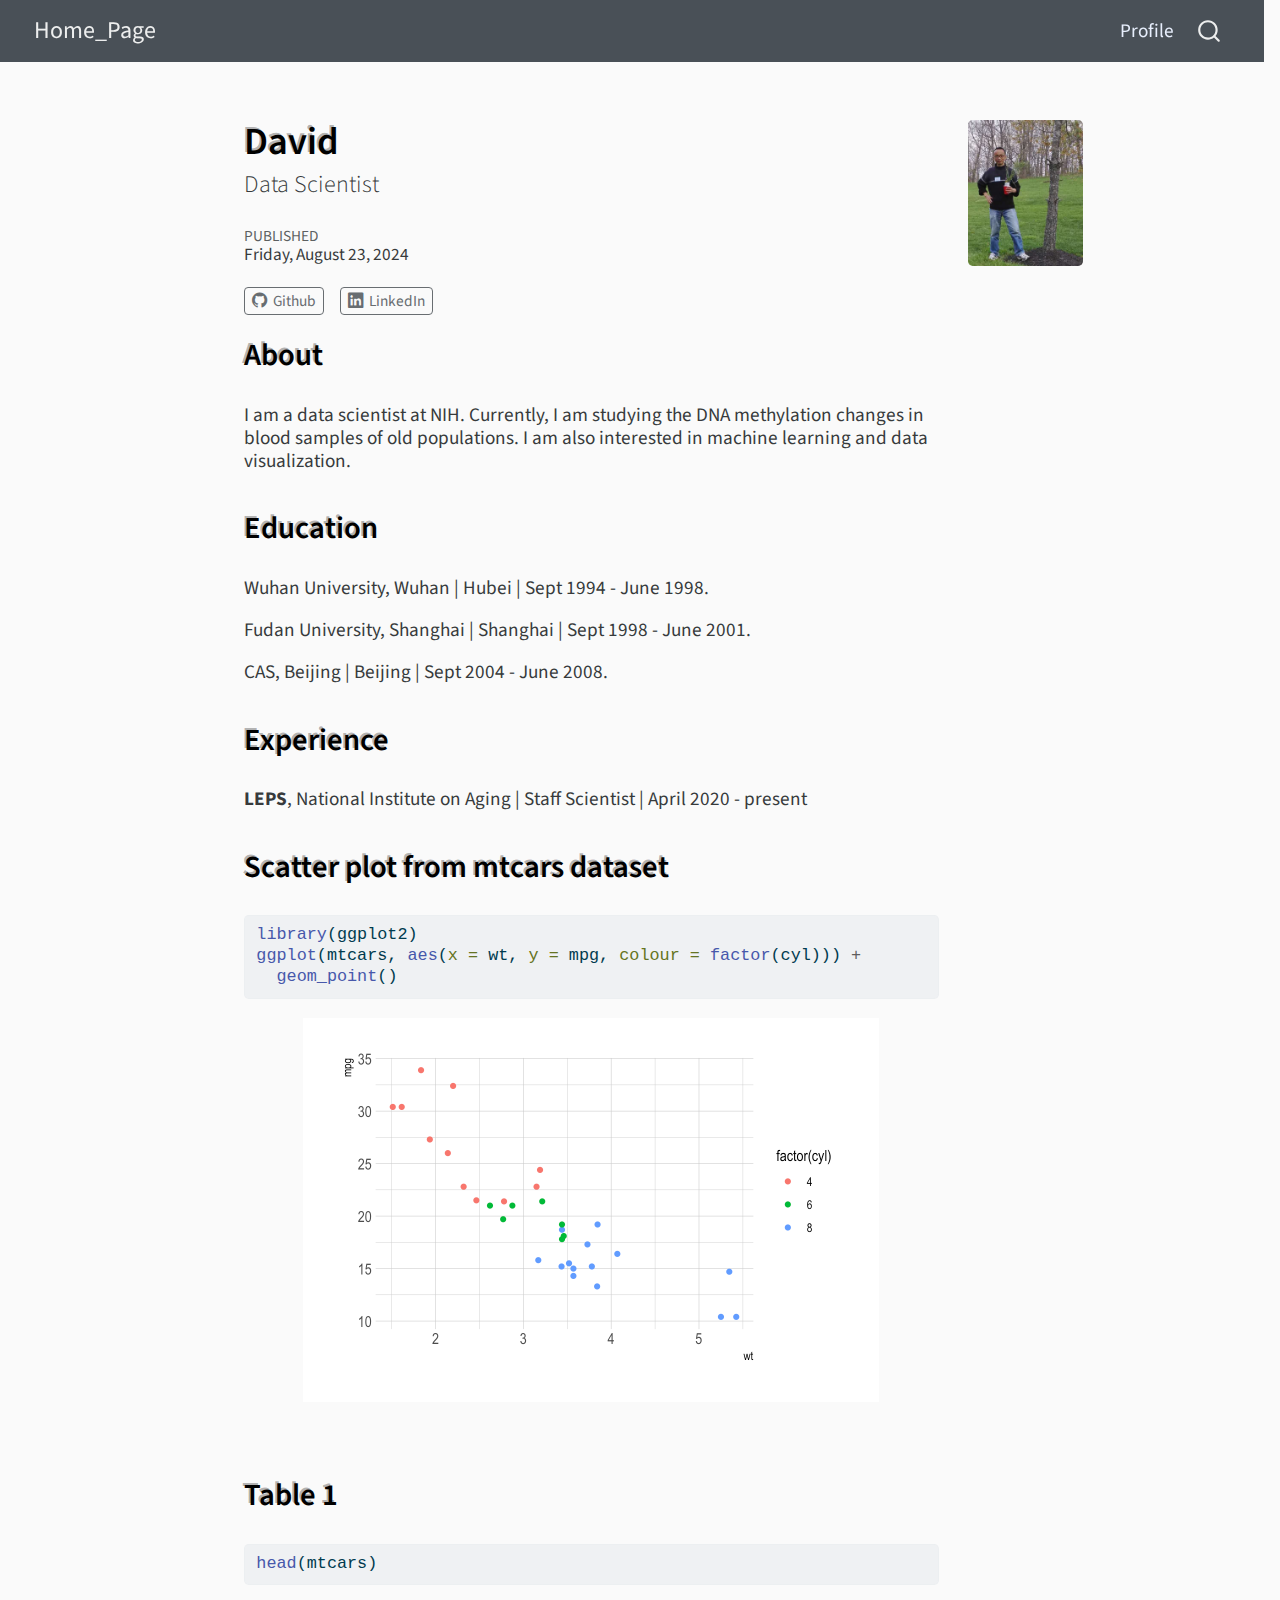
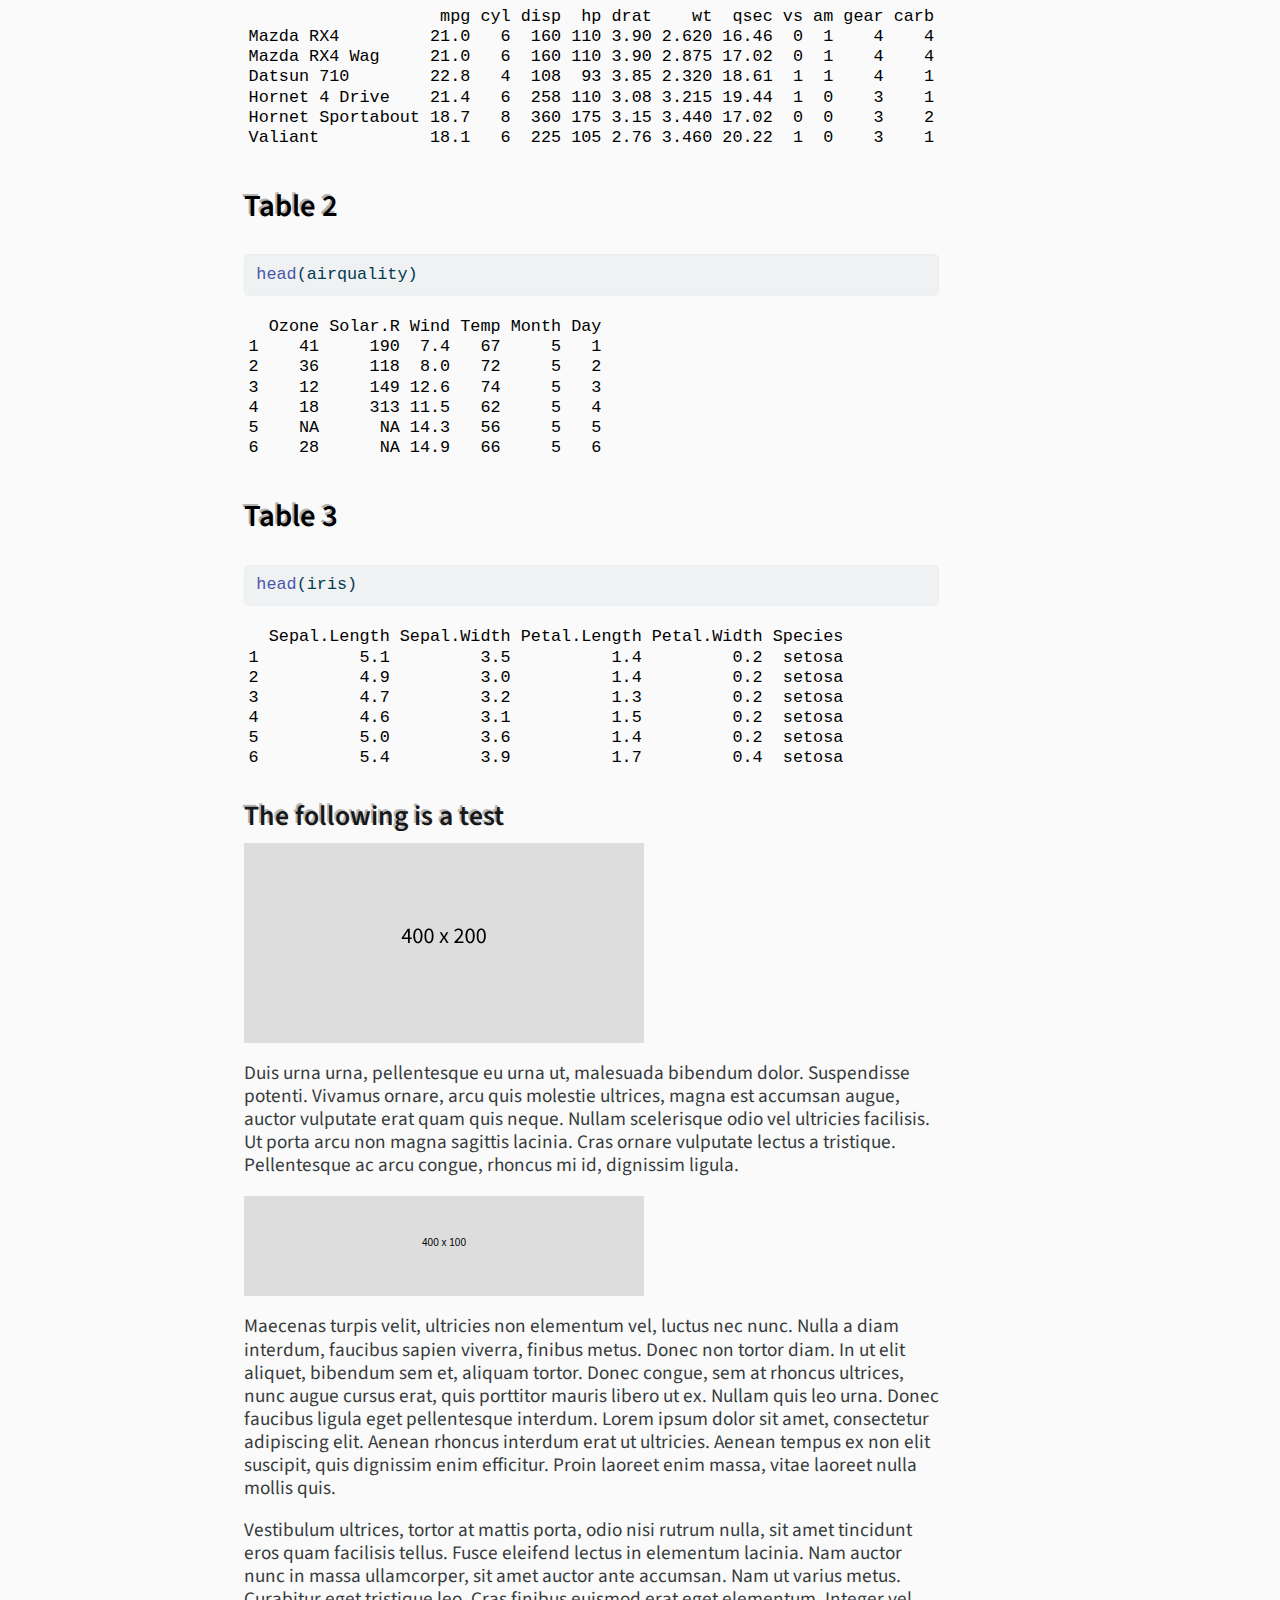
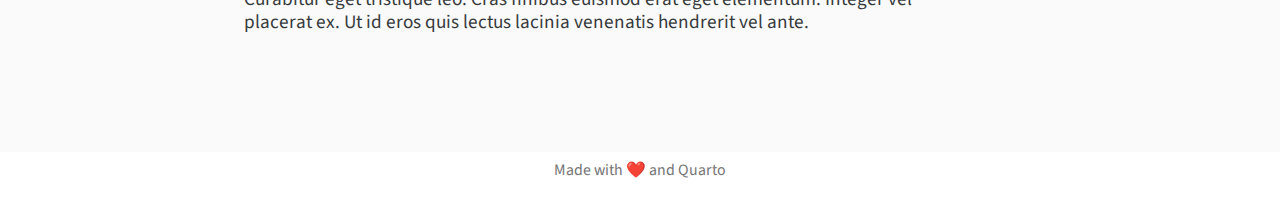
<file: index.html>
<!DOCTYPE html>
<html xmlns="http://www.w3.org/1999/xhtml" lang="en" xml:lang="en"><head>

<meta charset="utf-8">
<meta name="generator" content="quarto-1.5.56">

<meta name="viewport" content="width=device-width, initial-scale=1.0, user-scalable=yes">


<title>David – Home_Page</title>
<style>
code{white-space: pre-wrap;}
span.smallcaps{font-variant: small-caps;}
div.columns{display: flex; gap: min(4vw, 1.5em);}
div.column{flex: auto; overflow-x: auto;}
div.hanging-indent{margin-left: 1.5em; text-indent: -1.5em;}
ul.task-list{list-style: none;}
ul.task-list li input[type="checkbox"] {
  width: 0.8em;
  margin: 0 0.8em 0.2em -1em; /* quarto-specific, see https://github.com/quarto-dev/quarto-cli/issues/4556 */ 
  vertical-align: middle;
}
/* CSS for syntax highlighting */
pre > code.sourceCode { white-space: pre; position: relative; }
pre > code.sourceCode > span { line-height: 1.25; }
pre > code.sourceCode > span:empty { height: 1.2em; }
.sourceCode { overflow: visible; }
code.sourceCode > span { color: inherit; text-decoration: inherit; }
div.sourceCode { margin: 1em 0; }
pre.sourceCode { margin: 0; }
@media screen {
div.sourceCode { overflow: auto; }
}
@media print {
pre > code.sourceCode { white-space: pre-wrap; }
pre > code.sourceCode > span { display: inline-block; text-indent: -5em; padding-left: 5em; }
}
pre.numberSource code
  { counter-reset: source-line 0; }
pre.numberSource code > span
  { position: relative; left: -4em; counter-increment: source-line; }
pre.numberSource code > span > a:first-child::before
  { content: counter(source-line);
    position: relative; left: -1em; text-align: right; vertical-align: baseline;
    border: none; display: inline-block;
    -webkit-touch-callout: none; -webkit-user-select: none;
    -khtml-user-select: none; -moz-user-select: none;
    -ms-user-select: none; user-select: none;
    padding: 0 4px; width: 4em;
  }
pre.numberSource { margin-left: 3em;  padding-left: 4px; }
div.sourceCode
  {   }
@media screen {
pre > code.sourceCode > span > a:first-child::before { text-decoration: underline; }
}
</style>


<script src="site_libs/quarto-nav/quarto-nav.js"></script>
<script src="site_libs/quarto-nav/headroom.min.js"></script>
<script src="site_libs/clipboard/clipboard.min.js"></script>
<script src="site_libs/quarto-search/autocomplete.umd.js"></script>
<script src="site_libs/quarto-search/fuse.min.js"></script>
<script src="site_libs/quarto-search/quarto-search.js"></script>
<meta name="quarto:offset" content="./">
<script src="site_libs/quarto-html/quarto.js"></script>
<script src="site_libs/quarto-html/popper.min.js"></script>
<script src="site_libs/quarto-html/tippy.umd.min.js"></script>
<link href="site_libs/quarto-html/tippy.css" rel="stylesheet">
<link href="site_libs/quarto-html/quarto-syntax-highlighting.css" rel="stylesheet" id="quarto-text-highlighting-styles">
<script src="site_libs/bootstrap/bootstrap.min.js"></script>
<link href="site_libs/bootstrap/bootstrap-icons.css" rel="stylesheet">
<link href="site_libs/bootstrap/bootstrap.min.css" rel="stylesheet" id="quarto-bootstrap" data-mode="light">
<script id="quarto-search-options" type="application/json">{
  "location": "navbar",
  "copy-button": false,
  "collapse-after": 3,
  "panel-placement": "end",
  "type": "overlay",
  "limit": 50,
  "keyboard-shortcut": [
    "f",
    "/",
    "s"
  ],
  "show-item-context": false,
  "language": {
    "search-no-results-text": "No results",
    "search-matching-documents-text": "matching documents",
    "search-copy-link-title": "Copy link to search",
    "search-hide-matches-text": "Hide additional matches",
    "search-more-match-text": "more match in this document",
    "search-more-matches-text": "more matches in this document",
    "search-clear-button-title": "Clear",
    "search-text-placeholder": "",
    "search-detached-cancel-button-title": "Cancel",
    "search-submit-button-title": "Submit",
    "search-label": "Search"
  }
}</script>
<script async="" src="https://hypothes.is/embed.js"></script>
<script>
  window.document.addEventListener("DOMContentLoaded", function (_event) {
    document.body.classList.add('hypothesis-enabled');
  });
</script>


<meta property="og:title" content="David – Home_Page">
<meta property="og:description" content="Data Scientist">
<meta property="og:image" content="https://davidzgli.github.io/quarto_website_positconf2024/david_maplepath_2018.jpg">
<meta property="og:site_name" content="Home_Page">
</head>

<body class="nav-fixed fullcontent">

<div id="quarto-search-results"></div>
  <header id="quarto-header" class="headroom fixed-top">
    <nav class="navbar navbar-expand-lg " data-bs-theme="dark">
      <div class="navbar-container container-fluid">
      <div class="navbar-brand-container mx-auto">
    <a class="navbar-brand" href="./index.html">
    <span class="navbar-title">Home_Page</span>
    </a>
  </div>
            <div id="quarto-search" class="" title="Search"></div>
          <button class="navbar-toggler" type="button" data-bs-toggle="collapse" data-bs-target="#navbarCollapse" aria-controls="navbarCollapse" role="menu" aria-expanded="false" aria-label="Toggle navigation" onclick="if (window.quartoToggleHeadroom) { window.quartoToggleHeadroom(); }">
  <span class="navbar-toggler-icon"></span>
</button>
          <div class="collapse navbar-collapse" id="navbarCollapse">
            <ul class="navbar-nav navbar-nav-scroll ms-auto">
  <li class="nav-item">
    <a class="nav-link active" href="./index.html" aria-current="page"> 
<span class="menu-text">Profile</span></a>
  </li>  
</ul>
          </div> <!-- /navcollapse -->
            <div class="quarto-navbar-tools">
</div>
      </div> <!-- /container-fluid -->
    </nav>
</header>
<!-- content -->
<div id="quarto-content" class="quarto-container page-columns page-rows-contents page-layout-article page-navbar">
<!-- sidebar -->
<!-- margin-sidebar -->
    
<!-- main -->
<div class="quarto-about-solana column-body">
  <div class="about-entity">
    <div class="entity-contents">
      <header id="title-block-header" class="quarto-title-block default">
<div class="quarto-title">
<h1 class="title">David</h1>
<p class="subtitle lead">Data Scientist</p>
</div>
<div class="quarto-title-meta">
    <div>
    <div class="quarto-title-meta-heading">Published</div>
    <div class="quarto-title-meta-contents">
      <p class="date">Friday, August 23, 2024</p>
    </div>
  </div>
  </div>
</header> <div class="about-links">
  <a href="https://github.com/davidzgli" class="about-link" rel="" target="">
    <i class="bi bi-github"></i>
     <span class="about-link-text">Github</span>
  </a>
  <a href="https://www.linkedin.com/in/zhiguang-li-8117b453" class="about-link" rel="" target="">
    <i class="bi bi-linkedin"></i>
     <span class="about-link-text">LinkedIn</span>
  </a>
</div>
      <div class="about-contents"><main class="content" id="quarto-document-content">
<section id="about" class="level2">
<h2 data-anchor-id="about">About</h2>
<p>I am a data scientist at NIH. Currently, I am studying the DNA methylation changes in blood samples of old populations. I am also interested in machine learning and data visualization.</p>
<!-- :::{#hero-heading} -->
</section>
<section id="education" class="level2">
<h2 data-anchor-id="education">Education</h2>
<p>Wuhan University, Wuhan | Hubei | Sept 1994 - June 1998.</p>
<p>Fudan University, Shanghai | Shanghai | Sept 1998 - June 2001.</p>
<p>CAS, Beijing | Beijing | Sept 2004 - June 2008.</p>
</section>
<section id="experience" class="level2">
<h2 data-anchor-id="experience">Experience</h2>
<p><strong>LEPS</strong>, National Institute on Aging | Staff Scientist | April 2020 - present</p>
<!-- ::: -->
</section>
<section id="scatter-plot-from-mtcars-dataset" class="level2">
<h2 data-anchor-id="scatter-plot-from-mtcars-dataset">Scatter plot from mtcars dataset</h2>
<div class="cell" data-layout-align="center">
<div class="sourceCode cell-code" id="cb1"><pre class="sourceCode r code-with-copy"><code class="sourceCode r"><span id="cb1-1"><a href="#cb1-1" aria-hidden="true" tabindex="-1"></a><span class="fu">library</span>(ggplot2)</span>
<span id="cb1-2"><a href="#cb1-2" aria-hidden="true" tabindex="-1"></a><span class="fu">ggplot</span>(mtcars, <span class="fu">aes</span>(<span class="at">x =</span> wt, <span class="at">y =</span> mpg, <span class="at">colour =</span> <span class="fu">factor</span>(cyl))) <span class="sc">+</span></span>
<span id="cb1-3"><a href="#cb1-3" aria-hidden="true" tabindex="-1"></a>  <span class="fu">geom_point</span>()</span></code><button title="Copy to Clipboard" class="code-copy-button"><i class="bi"></i></button></pre></div>
<div class="cell-output-display">
<div class="quarto-figure quarto-figure-center">
<figure class="figure">
<p><img src="index_files/figure-html/unnamed-chunk-1-1.png" class="img-fluid quarto-figure quarto-figure-center figure-img" width="576"></p>
</figure>
</div>
</div>
</div>
</section>
<section id="table-1" class="level2">
<h2 data-anchor-id="table-1">Table 1</h2>
<div class="cell" data-layout-align="center">
<div class="sourceCode cell-code" id="cb2"><pre class="sourceCode r code-with-copy"><code class="sourceCode r"><span id="cb2-1"><a href="#cb2-1" aria-hidden="true" tabindex="-1"></a><span class="fu">head</span>(mtcars)</span></code><button title="Copy to Clipboard" class="code-copy-button"><i class="bi"></i></button></pre></div>
<div class="cell-output cell-output-stdout">
<pre><code>                   mpg cyl disp  hp drat    wt  qsec vs am gear carb
Mazda RX4         21.0   6  160 110 3.90 2.620 16.46  0  1    4    4
Mazda RX4 Wag     21.0   6  160 110 3.90 2.875 17.02  0  1    4    4
Datsun 710        22.8   4  108  93 3.85 2.320 18.61  1  1    4    1
Hornet 4 Drive    21.4   6  258 110 3.08 3.215 19.44  1  0    3    1
Hornet Sportabout 18.7   8  360 175 3.15 3.440 17.02  0  0    3    2
Valiant           18.1   6  225 105 2.76 3.460 20.22  1  0    3    1</code></pre>
</div>
</div>
</section>
<section id="table-2" class="level2">
<h2 data-anchor-id="table-2">Table 2</h2>
<div class="cell" data-layout-align="center">
<div class="sourceCode cell-code" id="cb4"><pre class="sourceCode r code-with-copy"><code class="sourceCode r"><span id="cb4-1"><a href="#cb4-1" aria-hidden="true" tabindex="-1"></a><span class="fu">head</span>(airquality)</span></code><button title="Copy to Clipboard" class="code-copy-button"><i class="bi"></i></button></pre></div>
<div class="cell-output cell-output-stdout">
<pre><code>  Ozone Solar.R Wind Temp Month Day
1    41     190  7.4   67     5   1
2    36     118  8.0   72     5   2
3    12     149 12.6   74     5   3
4    18     313 11.5   62     5   4
5    NA      NA 14.3   56     5   5
6    28      NA 14.9   66     5   6</code></pre>
</div>
</div>
</section>
<section id="table-3" class="level2">
<h2 data-anchor-id="table-3">Table 3</h2>
<div class="cell" data-layout-align="center">
<div class="sourceCode cell-code" id="cb6"><pre class="sourceCode r code-with-copy"><code class="sourceCode r"><span id="cb6-1"><a href="#cb6-1" aria-hidden="true" tabindex="-1"></a><span class="fu">head</span>(iris)</span></code><button title="Copy to Clipboard" class="code-copy-button"><i class="bi"></i></button></pre></div>
<div class="cell-output cell-output-stdout">
<pre><code>  Sepal.Length Sepal.Width Petal.Length Petal.Width Species
1          5.1         3.5          1.4         0.2  setosa
2          4.9         3.0          1.4         0.2  setosa
3          4.7         3.2          1.3         0.2  setosa
4          4.6         3.1          1.5         0.2  setosa
5          5.0         3.6          1.4         0.2  setosa
6          5.4         3.9          1.7         0.4  setosa</code></pre>
</div>
</div>
<section id="the-following-is-a-test" class="level3">
<h3 data-anchor-id="the-following-is-a-test">The following is a test</h3>
<p><img src="[data-uri]" class="img-fluid"></p>
<p>Duis urna urna, pellentesque eu urna ut, malesuada bibendum dolor. Suspendisse potenti. Vivamus ornare, arcu quis molestie ultrices, magna est accumsan augue, auctor vulputate erat quam quis neque. Nullam scelerisque odio vel ultricies facilisis. Ut porta arcu non magna sagittis lacinia. Cras ornare vulputate lectus a tristique. Pellentesque ac arcu congue, rhoncus mi id, dignissim ligula.</p>
<p><img src="[data-uri]" class="img-fluid"></p>
<p>Maecenas turpis velit, ultricies non elementum vel, luctus nec nunc. Nulla a diam interdum, faucibus sapien viverra, finibus metus. Donec non tortor diam. In ut elit aliquet, bibendum sem et, aliquam tortor. Donec congue, sem at rhoncus ultrices, nunc augue cursus erat, quis porttitor mauris libero ut ex. Nullam quis leo urna. Donec faucibus ligula eget pellentesque interdum. Lorem ipsum dolor sit amet, consectetur adipiscing elit. Aenean rhoncus interdum erat ut ultricies. Aenean tempus ex non elit suscipit, quis dignissim enim efficitur. Proin laoreet enim massa, vitae laoreet nulla mollis quis.</p>
<p>Vestibulum ultrices, tortor at mattis porta, odio nisi rutrum nulla, sit amet tincidunt eros quam facilisis tellus. Fusce eleifend lectus in elementum lacinia. Nam auctor nunc in massa ullamcorper, sit amet auctor ante accumsan. Nam ut varius metus. Curabitur eget tristique leo. Cras finibus euismod erat eget elementum. Integer vel placerat ex. Ut id eros quis lectus lacinia venenatis hendrerit vel ante.</p>


</section>
</section>
</main></div>
    </div>
    <img src="david_maplepath_2018.jpg" class="about-image
  rounded " style="width: 6em;">
  </div>
</div>
 <!-- /main -->
<script id="quarto-html-after-body" type="application/javascript">
window.document.addEventListener("DOMContentLoaded", function (event) {
  const toggleBodyColorMode = (bsSheetEl) => {
    const mode = bsSheetEl.getAttribute("data-mode");
    const bodyEl = window.document.querySelector("body");
    if (mode === "dark") {
      bodyEl.classList.add("quarto-dark");
      bodyEl.classList.remove("quarto-light");
    } else {
      bodyEl.classList.add("quarto-light");
      bodyEl.classList.remove("quarto-dark");
    }
  }
  const toggleBodyColorPrimary = () => {
    const bsSheetEl = window.document.querySelector("link#quarto-bootstrap");
    if (bsSheetEl) {
      toggleBodyColorMode(bsSheetEl);
    }
  }
  toggleBodyColorPrimary();  
  const isCodeAnnotation = (el) => {
    for (const clz of el.classList) {
      if (clz.startsWith('code-annotation-')) {                     
        return true;
      }
    }
    return false;
  }
  const onCopySuccess = function(e) {
    // button target
    const button = e.trigger;
    // don't keep focus
    button.blur();
    // flash "checked"
    button.classList.add('code-copy-button-checked');
    var currentTitle = button.getAttribute("title");
    button.setAttribute("title", "Copied!");
    let tooltip;
    if (window.bootstrap) {
      button.setAttribute("data-bs-toggle", "tooltip");
      button.setAttribute("data-bs-placement", "left");
      button.setAttribute("data-bs-title", "Copied!");
      tooltip = new bootstrap.Tooltip(button, 
        { trigger: "manual", 
          customClass: "code-copy-button-tooltip",
          offset: [0, -8]});
      tooltip.show();    
    }
    setTimeout(function() {
      if (tooltip) {
        tooltip.hide();
        button.removeAttribute("data-bs-title");
        button.removeAttribute("data-bs-toggle");
        button.removeAttribute("data-bs-placement");
      }
      button.setAttribute("title", currentTitle);
      button.classList.remove('code-copy-button-checked');
    }, 1000);
    // clear code selection
    e.clearSelection();
  }
  const getTextToCopy = function(trigger) {
      const codeEl = trigger.previousElementSibling.cloneNode(true);
      for (const childEl of codeEl.children) {
        if (isCodeAnnotation(childEl)) {
          childEl.remove();
        }
      }
      return codeEl.innerText;
  }
  const clipboard = new window.ClipboardJS('.code-copy-button:not([data-in-quarto-modal])', {
    text: getTextToCopy
  });
  clipboard.on('success', onCopySuccess);
  if (window.document.getElementById('quarto-embedded-source-code-modal')) {
    // For code content inside modals, clipBoardJS needs to be initialized with a container option
    // TODO: Check when it could be a function (https://github.com/zenorocha/clipboard.js/issues/860)
    const clipboardModal = new window.ClipboardJS('.code-copy-button[data-in-quarto-modal]', {
      text: getTextToCopy,
      container: window.document.getElementById('quarto-embedded-source-code-modal')
    });
    clipboardModal.on('success', onCopySuccess);
  }
    var localhostRegex = new RegExp(/^(?:http|https):\/\/localhost\:?[0-9]*\//);
    var mailtoRegex = new RegExp(/^mailto:/);
      var filterRegex = new RegExp("https:\/\/davidzgli\.github\.io\/quarto_website_positconf2024");
    var isInternal = (href) => {
        return filterRegex.test(href) || localhostRegex.test(href) || mailtoRegex.test(href);
    }
    // Inspect non-navigation links and adorn them if external
 	var links = window.document.querySelectorAll('a[href]:not(.nav-link):not(.navbar-brand):not(.toc-action):not(.sidebar-link):not(.sidebar-item-toggle):not(.pagination-link):not(.no-external):not([aria-hidden]):not(.dropdown-item):not(.quarto-navigation-tool):not(.about-link)');
    for (var i=0; i<links.length; i++) {
      const link = links[i];
      if (!isInternal(link.href)) {
        // undo the damage that might have been done by quarto-nav.js in the case of
        // links that we want to consider external
        if (link.dataset.originalHref !== undefined) {
          link.href = link.dataset.originalHref;
        }
      }
    }
  function tippyHover(el, contentFn, onTriggerFn, onUntriggerFn) {
    const config = {
      allowHTML: true,
      maxWidth: 500,
      delay: 100,
      arrow: false,
      appendTo: function(el) {
          return el.parentElement;
      },
      interactive: true,
      interactiveBorder: 10,
      theme: 'quarto',
      placement: 'bottom-start',
    };
    if (contentFn) {
      config.content = contentFn;
    }
    if (onTriggerFn) {
      config.onTrigger = onTriggerFn;
    }
    if (onUntriggerFn) {
      config.onUntrigger = onUntriggerFn;
    }
    window.tippy(el, config); 
  }
  const noterefs = window.document.querySelectorAll('a[role="doc-noteref"]');
  for (var i=0; i<noterefs.length; i++) {
    const ref = noterefs[i];
    tippyHover(ref, function() {
      // use id or data attribute instead here
      let href = ref.getAttribute('data-footnote-href') || ref.getAttribute('href');
      try { href = new URL(href).hash; } catch {}
      const id = href.replace(/^#\/?/, "");
      const note = window.document.getElementById(id);
      if (note) {
        return note.innerHTML;
      } else {
        return "";
      }
    });
  }
  const xrefs = window.document.querySelectorAll('a.quarto-xref');
  const processXRef = (id, note) => {
    // Strip column container classes
    const stripColumnClz = (el) => {
      el.classList.remove("page-full", "page-columns");
      if (el.children) {
        for (const child of el.children) {
          stripColumnClz(child);
        }
      }
    }
    stripColumnClz(note)
    if (id === null || id.startsWith('sec-')) {
      // Special case sections, only their first couple elements
      const container = document.createElement("div");
      if (note.children && note.children.length > 2) {
        container.appendChild(note.children[0].cloneNode(true));
        for (let i = 1; i < note.children.length; i++) {
          const child = note.children[i];
          if (child.tagName === "P" && child.innerText === "") {
            continue;
          } else {
            container.appendChild(child.cloneNode(true));
            break;
          }
        }
        if (window.Quarto?.typesetMath) {
          window.Quarto.typesetMath(container);
        }
        return container.innerHTML
      } else {
        if (window.Quarto?.typesetMath) {
          window.Quarto.typesetMath(note);
        }
        return note.innerHTML;
      }
    } else {
      // Remove any anchor links if they are present
      const anchorLink = note.querySelector('a.anchorjs-link');
      if (anchorLink) {
        anchorLink.remove();
      }
      if (window.Quarto?.typesetMath) {
        window.Quarto.typesetMath(note);
      }
      // TODO in 1.5, we should make sure this works without a callout special case
      if (note.classList.contains("callout")) {
        return note.outerHTML;
      } else {
        return note.innerHTML;
      }
    }
  }
  for (var i=0; i<xrefs.length; i++) {
    const xref = xrefs[i];
    tippyHover(xref, undefined, function(instance) {
      instance.disable();
      let url = xref.getAttribute('href');
      let hash = undefined; 
      if (url.startsWith('#')) {
        hash = url;
      } else {
        try { hash = new URL(url).hash; } catch {}
      }
      if (hash) {
        const id = hash.replace(/^#\/?/, "");
        const note = window.document.getElementById(id);
        if (note !== null) {
          try {
            const html = processXRef(id, note.cloneNode(true));
            instance.setContent(html);
          } finally {
            instance.enable();
            instance.show();
          }
        } else {
          // See if we can fetch this
          fetch(url.split('#')[0])
          .then(res => res.text())
          .then(html => {
            const parser = new DOMParser();
            const htmlDoc = parser.parseFromString(html, "text/html");
            const note = htmlDoc.getElementById(id);
            if (note !== null) {
              const html = processXRef(id, note);
              instance.setContent(html);
            } 
          }).finally(() => {
            instance.enable();
            instance.show();
          });
        }
      } else {
        // See if we can fetch a full url (with no hash to target)
        // This is a special case and we should probably do some content thinning / targeting
        fetch(url)
        .then(res => res.text())
        .then(html => {
          const parser = new DOMParser();
          const htmlDoc = parser.parseFromString(html, "text/html");
          const note = htmlDoc.querySelector('main.content');
          if (note !== null) {
            // This should only happen for chapter cross references
            // (since there is no id in the URL)
            // remove the first header
            if (note.children.length > 0 && note.children[0].tagName === "HEADER") {
              note.children[0].remove();
            }
            const html = processXRef(null, note);
            instance.setContent(html);
          } 
        }).finally(() => {
          instance.enable();
          instance.show();
        });
      }
    }, function(instance) {
    });
  }
      let selectedAnnoteEl;
      const selectorForAnnotation = ( cell, annotation) => {
        let cellAttr = 'data-code-cell="' + cell + '"';
        let lineAttr = 'data-code-annotation="' +  annotation + '"';
        const selector = 'span[' + cellAttr + '][' + lineAttr + ']';
        return selector;
      }
      const selectCodeLines = (annoteEl) => {
        const doc = window.document;
        const targetCell = annoteEl.getAttribute("data-target-cell");
        const targetAnnotation = annoteEl.getAttribute("data-target-annotation");
        const annoteSpan = window.document.querySelector(selectorForAnnotation(targetCell, targetAnnotation));
        const lines = annoteSpan.getAttribute("data-code-lines").split(",");
        const lineIds = lines.map((line) => {
          return targetCell + "-" + line;
        })
        let top = null;
        let height = null;
        let parent = null;
        if (lineIds.length > 0) {
            //compute the position of the single el (top and bottom and make a div)
            const el = window.document.getElementById(lineIds[0]);
            top = el.offsetTop;
            height = el.offsetHeight;
            parent = el.parentElement.parentElement;
          if (lineIds.length > 1) {
            const lastEl = window.document.getElementById(lineIds[lineIds.length - 1]);
            const bottom = lastEl.offsetTop + lastEl.offsetHeight;
            height = bottom - top;
          }
          if (top !== null && height !== null && parent !== null) {
            // cook up a div (if necessary) and position it 
            let div = window.document.getElementById("code-annotation-line-highlight");
            if (div === null) {
              div = window.document.createElement("div");
              div.setAttribute("id", "code-annotation-line-highlight");
              div.style.position = 'absolute';
              parent.appendChild(div);
            }
            div.style.top = top - 2 + "px";
            div.style.height = height + 4 + "px";
            div.style.left = 0;
            let gutterDiv = window.document.getElementById("code-annotation-line-highlight-gutter");
            if (gutterDiv === null) {
              gutterDiv = window.document.createElement("div");
              gutterDiv.setAttribute("id", "code-annotation-line-highlight-gutter");
              gutterDiv.style.position = 'absolute';
              const codeCell = window.document.getElementById(targetCell);
              const gutter = codeCell.querySelector('.code-annotation-gutter');
              gutter.appendChild(gutterDiv);
            }
            gutterDiv.style.top = top - 2 + "px";
            gutterDiv.style.height = height + 4 + "px";
          }
          selectedAnnoteEl = annoteEl;
        }
      };
      const unselectCodeLines = () => {
        const elementsIds = ["code-annotation-line-highlight", "code-annotation-line-highlight-gutter"];
        elementsIds.forEach((elId) => {
          const div = window.document.getElementById(elId);
          if (div) {
            div.remove();
          }
        });
        selectedAnnoteEl = undefined;
      };
        // Handle positioning of the toggle
    window.addEventListener(
      "resize",
      throttle(() => {
        elRect = undefined;
        if (selectedAnnoteEl) {
          selectCodeLines(selectedAnnoteEl);
        }
      }, 10)
    );
    function throttle(fn, ms) {
    let throttle = false;
    let timer;
      return (...args) => {
        if(!throttle) { // first call gets through
            fn.apply(this, args);
            throttle = true;
        } else { // all the others get throttled
            if(timer) clearTimeout(timer); // cancel #2
            timer = setTimeout(() => {
              fn.apply(this, args);
              timer = throttle = false;
            }, ms);
        }
      };
    }
      // Attach click handler to the DT
      const annoteDls = window.document.querySelectorAll('dt[data-target-cell]');
      for (const annoteDlNode of annoteDls) {
        annoteDlNode.addEventListener('click', (event) => {
          const clickedEl = event.target;
          if (clickedEl !== selectedAnnoteEl) {
            unselectCodeLines();
            const activeEl = window.document.querySelector('dt[data-target-cell].code-annotation-active');
            if (activeEl) {
              activeEl.classList.remove('code-annotation-active');
            }
            selectCodeLines(clickedEl);
            clickedEl.classList.add('code-annotation-active');
          } else {
            // Unselect the line
            unselectCodeLines();
            clickedEl.classList.remove('code-annotation-active');
          }
        });
      }
  const findCites = (el) => {
    const parentEl = el.parentElement;
    if (parentEl) {
      const cites = parentEl.dataset.cites;
      if (cites) {
        return {
          el,
          cites: cites.split(' ')
        };
      } else {
        return findCites(el.parentElement)
      }
    } else {
      return undefined;
    }
  };
  var bibliorefs = window.document.querySelectorAll('a[role="doc-biblioref"]');
  for (var i=0; i<bibliorefs.length; i++) {
    const ref = bibliorefs[i];
    const citeInfo = findCites(ref);
    if (citeInfo) {
      tippyHover(citeInfo.el, function() {
        var popup = window.document.createElement('div');
        citeInfo.cites.forEach(function(cite) {
          var citeDiv = window.document.createElement('div');
          citeDiv.classList.add('hanging-indent');
          citeDiv.classList.add('csl-entry');
          var biblioDiv = window.document.getElementById('ref-' + cite);
          if (biblioDiv) {
            citeDiv.innerHTML = biblioDiv.innerHTML;
          }
          popup.appendChild(citeDiv);
        });
        return popup.innerHTML;
      });
    }
  }
});
</script>
</div> <!-- /content -->
<footer class="footer">
  <div class="nav-footer">
    <div class="nav-footer-left">
      &nbsp;
    </div>   
    <div class="nav-footer-center">
<p>Made with ❤️ and Quarto</p>
</div>
    <div class="nav-footer-right">
      &nbsp;
    </div>
  </div>
</footer>




</body></html>
</file>
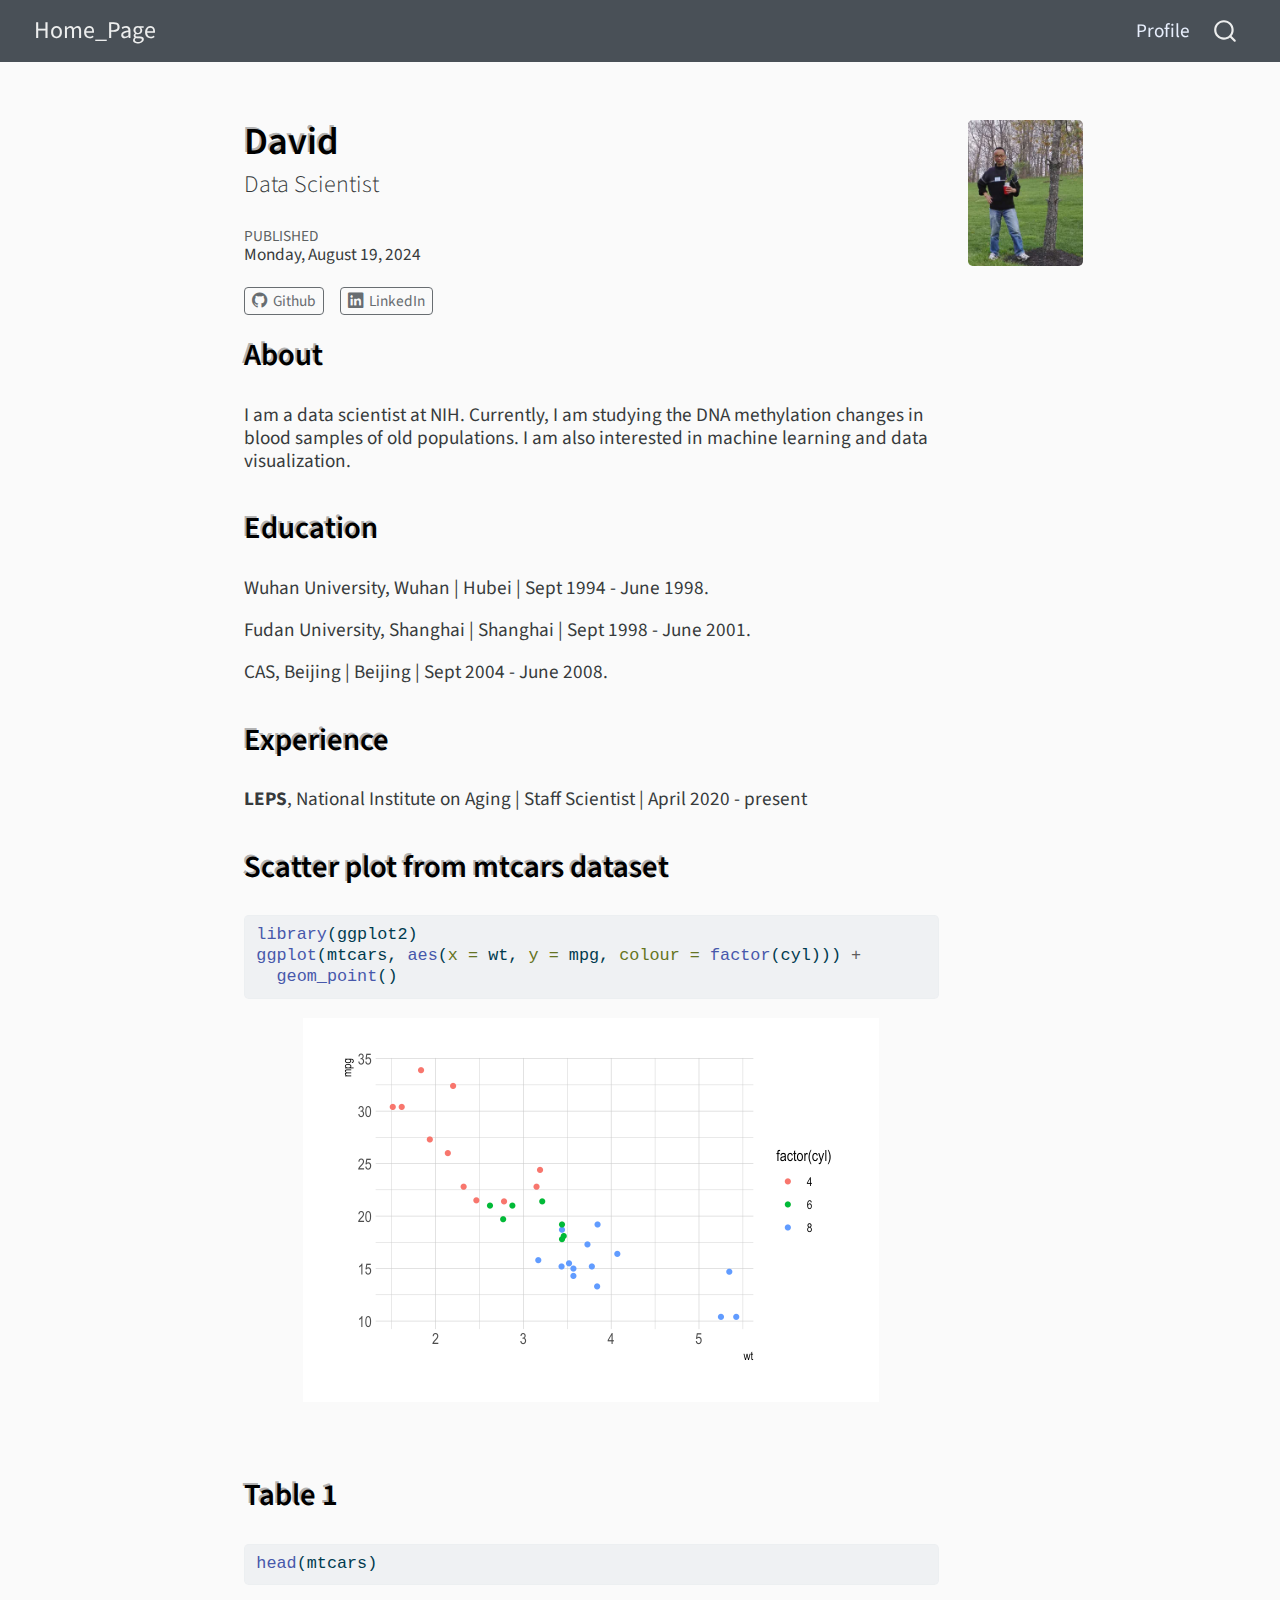
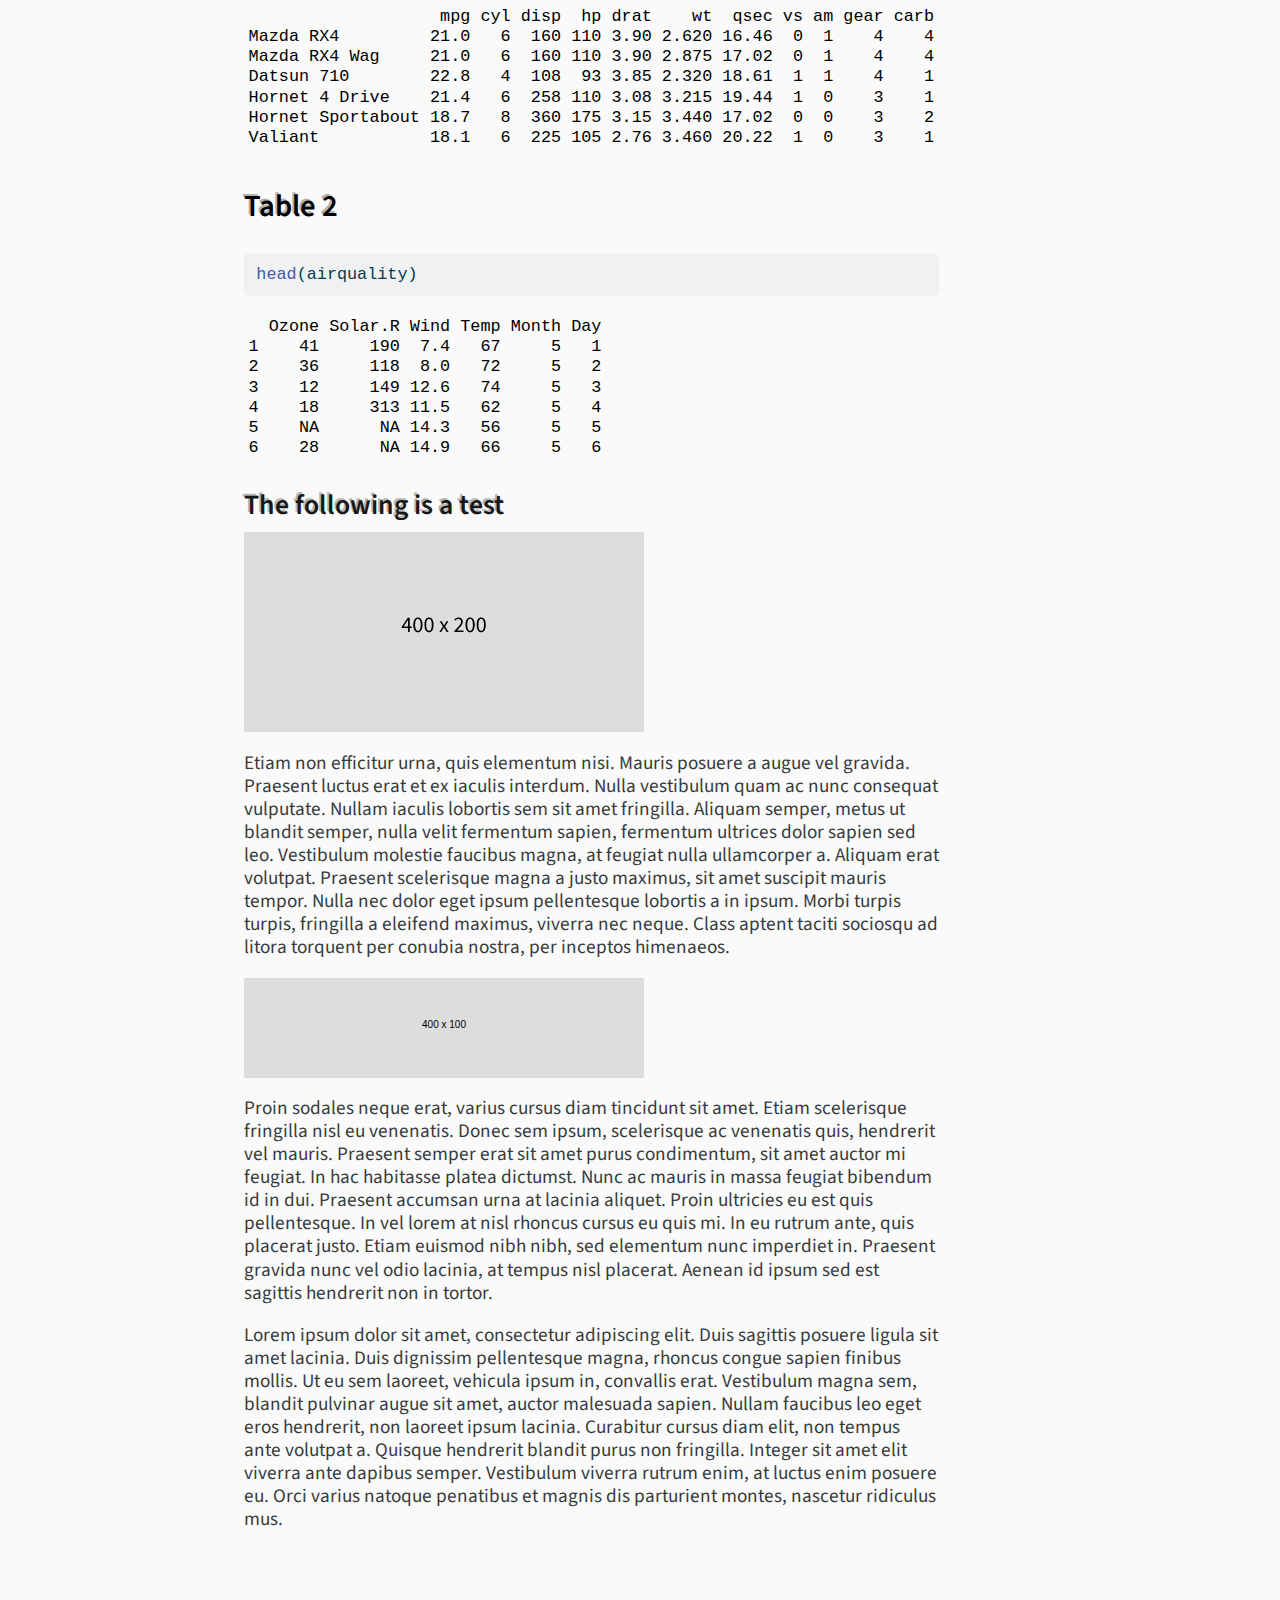
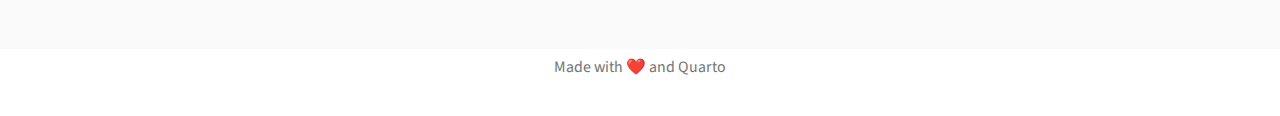
<file: docs/index.html>
<!DOCTYPE html>
<html xmlns="http://www.w3.org/1999/xhtml" lang="en" xml:lang="en"><head>

<meta charset="utf-8">
<meta name="generator" content="quarto-1.5.56">

<meta name="viewport" content="width=device-width, initial-scale=1.0, user-scalable=yes">


<title>David – Home_Page</title>
<style>
code{white-space: pre-wrap;}
span.smallcaps{font-variant: small-caps;}
div.columns{display: flex; gap: min(4vw, 1.5em);}
div.column{flex: auto; overflow-x: auto;}
div.hanging-indent{margin-left: 1.5em; text-indent: -1.5em;}
ul.task-list{list-style: none;}
ul.task-list li input[type="checkbox"] {
  width: 0.8em;
  margin: 0 0.8em 0.2em -1em; /* quarto-specific, see https://github.com/quarto-dev/quarto-cli/issues/4556 */ 
  vertical-align: middle;
}
/* CSS for syntax highlighting */
pre > code.sourceCode { white-space: pre; position: relative; }
pre > code.sourceCode > span { line-height: 1.25; }
pre > code.sourceCode > span:empty { height: 1.2em; }
.sourceCode { overflow: visible; }
code.sourceCode > span { color: inherit; text-decoration: inherit; }
div.sourceCode { margin: 1em 0; }
pre.sourceCode { margin: 0; }
@media screen {
div.sourceCode { overflow: auto; }
}
@media print {
pre > code.sourceCode { white-space: pre-wrap; }
pre > code.sourceCode > span { display: inline-block; text-indent: -5em; padding-left: 5em; }
}
pre.numberSource code
  { counter-reset: source-line 0; }
pre.numberSource code > span
  { position: relative; left: -4em; counter-increment: source-line; }
pre.numberSource code > span > a:first-child::before
  { content: counter(source-line);
    position: relative; left: -1em; text-align: right; vertical-align: baseline;
    border: none; display: inline-block;
    -webkit-touch-callout: none; -webkit-user-select: none;
    -khtml-user-select: none; -moz-user-select: none;
    -ms-user-select: none; user-select: none;
    padding: 0 4px; width: 4em;
  }
pre.numberSource { margin-left: 3em;  padding-left: 4px; }
div.sourceCode
  {   }
@media screen {
pre > code.sourceCode > span > a:first-child::before { text-decoration: underline; }
}
</style>


<script src="site_libs/quarto-nav/quarto-nav.js"></script>
<script src="site_libs/quarto-nav/headroom.min.js"></script>
<script src="site_libs/clipboard/clipboard.min.js"></script>
<script src="site_libs/quarto-search/autocomplete.umd.js"></script>
<script src="site_libs/quarto-search/fuse.min.js"></script>
<script src="site_libs/quarto-search/quarto-search.js"></script>
<meta name="quarto:offset" content="./">
<script src="site_libs/quarto-html/quarto.js"></script>
<script src="site_libs/quarto-html/popper.min.js"></script>
<script src="site_libs/quarto-html/tippy.umd.min.js"></script>
<link href="site_libs/quarto-html/tippy.css" rel="stylesheet">
<link href="site_libs/quarto-html/quarto-syntax-highlighting.css" rel="stylesheet" id="quarto-text-highlighting-styles">
<script src="site_libs/bootstrap/bootstrap.min.js"></script>
<link href="site_libs/bootstrap/bootstrap-icons.css" rel="stylesheet">
<link href="site_libs/bootstrap/bootstrap.min.css" rel="stylesheet" id="quarto-bootstrap" data-mode="light">
<script id="quarto-search-options" type="application/json">{
  "location": "navbar",
  "copy-button": false,
  "collapse-after": 3,
  "panel-placement": "end",
  "type": "overlay",
  "limit": 50,
  "keyboard-shortcut": [
    "f",
    "/",
    "s"
  ],
  "show-item-context": false,
  "language": {
    "search-no-results-text": "No results",
    "search-matching-documents-text": "matching documents",
    "search-copy-link-title": "Copy link to search",
    "search-hide-matches-text": "Hide additional matches",
    "search-more-match-text": "more match in this document",
    "search-more-matches-text": "more matches in this document",
    "search-clear-button-title": "Clear",
    "search-text-placeholder": "",
    "search-detached-cancel-button-title": "Cancel",
    "search-submit-button-title": "Submit",
    "search-label": "Search"
  }
}</script>


<meta property="og:title" content="David – Home_Page">
<meta property="og:description" content="Data Scientist">
<meta property="og:image" content="david_maplepath_2018.jpg">
<meta property="og:site_name" content="Home_Page">
</head>

<body class="nav-fixed fullcontent">

<div id="quarto-search-results"></div>
  <header id="quarto-header" class="headroom fixed-top">
    <nav class="navbar navbar-expand-lg " data-bs-theme="dark">
      <div class="navbar-container container-fluid">
      <div class="navbar-brand-container mx-auto">
    <a class="navbar-brand" href="./index.html">
    <span class="navbar-title">Home_Page</span>
    </a>
  </div>
            <div id="quarto-search" class="" title="Search"></div>
          <button class="navbar-toggler" type="button" data-bs-toggle="collapse" data-bs-target="#navbarCollapse" aria-controls="navbarCollapse" role="menu" aria-expanded="false" aria-label="Toggle navigation" onclick="if (window.quartoToggleHeadroom) { window.quartoToggleHeadroom(); }">
  <span class="navbar-toggler-icon"></span>
</button>
          <div class="collapse navbar-collapse" id="navbarCollapse">
            <ul class="navbar-nav navbar-nav-scroll ms-auto">
  <li class="nav-item">
    <a class="nav-link active" href="./index.html" aria-current="page"> 
<span class="menu-text">Profile</span></a>
  </li>  
</ul>
          </div> <!-- /navcollapse -->
            <div class="quarto-navbar-tools">
</div>
      </div> <!-- /container-fluid -->
    </nav>
</header>
<!-- content -->
<div id="quarto-content" class="quarto-container page-columns page-rows-contents page-layout-article page-navbar">
<!-- sidebar -->
<!-- margin-sidebar -->
    
<!-- main -->
<div class="quarto-about-solana column-body">
  <div class="about-entity">
    <div class="entity-contents">
      <header id="title-block-header" class="quarto-title-block default">
<div class="quarto-title">
<h1 class="title">David</h1>
<p class="subtitle lead">Data Scientist</p>
</div>
<div class="quarto-title-meta">
    <div>
    <div class="quarto-title-meta-heading">Published</div>
    <div class="quarto-title-meta-contents">
      <p class="date">Monday, August 19, 2024</p>
    </div>
  </div>
  </div>
</header> <div class="about-links">
  <a href="https://github.com/davidzgli" class="about-link" rel="" target="">
    <i class="bi bi-github"></i>
     <span class="about-link-text">Github</span>
  </a>
  <a href="https://www.linkedin.com/in/zhiguang-li-8117b453" class="about-link" rel="" target="">
    <i class="bi bi-linkedin"></i>
     <span class="about-link-text">LinkedIn</span>
  </a>
</div>
      <div class="about-contents"><main class="content" id="quarto-document-content">
<section id="about" class="level2">
<h2 data-anchor-id="about">About</h2>
<p>I am a data scientist at NIH. Currently, I am studying the DNA methylation changes in blood samples of old populations. I am also interested in machine learning and data visualization.</p>
<!-- :::{#hero-heading} -->
</section>
<section id="education" class="level2">
<h2 data-anchor-id="education">Education</h2>
<p>Wuhan University, Wuhan | Hubei | Sept 1994 - June 1998.</p>
<p>Fudan University, Shanghai | Shanghai | Sept 1998 - June 2001.</p>
<p>CAS, Beijing | Beijing | Sept 2004 - June 2008.</p>
</section>
<section id="experience" class="level2">
<h2 data-anchor-id="experience">Experience</h2>
<p><strong>LEPS</strong>, National Institute on Aging | Staff Scientist | April 2020 - present</p>
<!-- ::: -->
</section>
<section id="scatter-plot-from-mtcars-dataset" class="level2">
<h2 data-anchor-id="scatter-plot-from-mtcars-dataset">Scatter plot from mtcars dataset</h2>
<div class="cell" data-layout-align="center">
<div class="sourceCode cell-code" id="cb1"><pre class="sourceCode r code-with-copy"><code class="sourceCode r"><span id="cb1-1"><a href="#cb1-1" aria-hidden="true" tabindex="-1"></a><span class="fu">library</span>(ggplot2)</span>
<span id="cb1-2"><a href="#cb1-2" aria-hidden="true" tabindex="-1"></a><span class="fu">ggplot</span>(mtcars, <span class="fu">aes</span>(<span class="at">x =</span> wt, <span class="at">y =</span> mpg, <span class="at">colour =</span> <span class="fu">factor</span>(cyl))) <span class="sc">+</span></span>
<span id="cb1-3"><a href="#cb1-3" aria-hidden="true" tabindex="-1"></a>  <span class="fu">geom_point</span>()</span></code><button title="Copy to Clipboard" class="code-copy-button"><i class="bi"></i></button></pre></div>
<div class="cell-output-display">
<div class="quarto-figure quarto-figure-center">
<figure class="figure">
<p><img src="index_files/figure-html/unnamed-chunk-1-1.png" class="img-fluid quarto-figure quarto-figure-center figure-img" width="576"></p>
</figure>
</div>
</div>
</div>
</section>
<section id="table-1" class="level2">
<h2 data-anchor-id="table-1">Table 1</h2>
<div class="cell" data-layout-align="center">
<div class="sourceCode cell-code" id="cb2"><pre class="sourceCode r code-with-copy"><code class="sourceCode r"><span id="cb2-1"><a href="#cb2-1" aria-hidden="true" tabindex="-1"></a><span class="fu">head</span>(mtcars)</span></code><button title="Copy to Clipboard" class="code-copy-button"><i class="bi"></i></button></pre></div>
<div class="cell-output cell-output-stdout">
<pre><code>                   mpg cyl disp  hp drat    wt  qsec vs am gear carb
Mazda RX4         21.0   6  160 110 3.90 2.620 16.46  0  1    4    4
Mazda RX4 Wag     21.0   6  160 110 3.90 2.875 17.02  0  1    4    4
Datsun 710        22.8   4  108  93 3.85 2.320 18.61  1  1    4    1
Hornet 4 Drive    21.4   6  258 110 3.08 3.215 19.44  1  0    3    1
Hornet Sportabout 18.7   8  360 175 3.15 3.440 17.02  0  0    3    2
Valiant           18.1   6  225 105 2.76 3.460 20.22  1  0    3    1</code></pre>
</div>
</div>
</section>
<section id="table-2" class="level2">
<h2 data-anchor-id="table-2">Table 2</h2>
<div class="cell" data-layout-align="center">
<div class="sourceCode cell-code" id="cb4"><pre class="sourceCode r code-with-copy"><code class="sourceCode r"><span id="cb4-1"><a href="#cb4-1" aria-hidden="true" tabindex="-1"></a><span class="fu">head</span>(airquality)</span></code><button title="Copy to Clipboard" class="code-copy-button"><i class="bi"></i></button></pre></div>
<div class="cell-output cell-output-stdout">
<pre><code>  Ozone Solar.R Wind Temp Month Day
1    41     190  7.4   67     5   1
2    36     118  8.0   72     5   2
3    12     149 12.6   74     5   3
4    18     313 11.5   62     5   4
5    NA      NA 14.3   56     5   5
6    28      NA 14.9   66     5   6</code></pre>
</div>
</div>
<section id="the-following-is-a-test" class="level3">
<h3 data-anchor-id="the-following-is-a-test">The following is a test</h3>
<p><img src="[data-uri]" class="img-fluid"></p>
<p>Etiam non efficitur urna, quis elementum nisi. Mauris posuere a augue vel gravida. Praesent luctus erat et ex iaculis interdum. Nulla vestibulum quam ac nunc consequat vulputate. Nullam iaculis lobortis sem sit amet fringilla. Aliquam semper, metus ut blandit semper, nulla velit fermentum sapien, fermentum ultrices dolor sapien sed leo. Vestibulum molestie faucibus magna, at feugiat nulla ullamcorper a. Aliquam erat volutpat. Praesent scelerisque magna a justo maximus, sit amet suscipit mauris tempor. Nulla nec dolor eget ipsum pellentesque lobortis a in ipsum. Morbi turpis turpis, fringilla a eleifend maximus, viverra nec neque. Class aptent taciti sociosqu ad litora torquent per conubia nostra, per inceptos himenaeos.</p>
<p><img src="[data-uri]" class="img-fluid"></p>
<p>Proin sodales neque erat, varius cursus diam tincidunt sit amet. Etiam scelerisque fringilla nisl eu venenatis. Donec sem ipsum, scelerisque ac venenatis quis, hendrerit vel mauris. Praesent semper erat sit amet purus condimentum, sit amet auctor mi feugiat. In hac habitasse platea dictumst. Nunc ac mauris in massa feugiat bibendum id in dui. Praesent accumsan urna at lacinia aliquet. Proin ultricies eu est quis pellentesque. In vel lorem at nisl rhoncus cursus eu quis mi. In eu rutrum ante, quis placerat justo. Etiam euismod nibh nibh, sed elementum nunc imperdiet in. Praesent gravida nunc vel odio lacinia, at tempus nisl placerat. Aenean id ipsum sed est sagittis hendrerit non in tortor.</p>
<p>Lorem ipsum dolor sit amet, consectetur adipiscing elit. Duis sagittis posuere ligula sit amet lacinia. Duis dignissim pellentesque magna, rhoncus congue sapien finibus mollis. Ut eu sem laoreet, vehicula ipsum in, convallis erat. Vestibulum magna sem, blandit pulvinar augue sit amet, auctor malesuada sapien. Nullam faucibus leo eget eros hendrerit, non laoreet ipsum lacinia. Curabitur cursus diam elit, non tempus ante volutpat a. Quisque hendrerit blandit purus non fringilla. Integer sit amet elit viverra ante dapibus semper. Vestibulum viverra rutrum enim, at luctus enim posuere eu. Orci varius natoque penatibus et magnis dis parturient montes, nascetur ridiculus mus.</p>


</section>
</section>
</main></div>
    </div>
    <img src="david_maplepath_2018.jpg" class="about-image
  rounded " style="width: 6em;">
  </div>
</div>
 <!-- /main -->
<script id="quarto-html-after-body" type="application/javascript">
window.document.addEventListener("DOMContentLoaded", function (event) {
  const toggleBodyColorMode = (bsSheetEl) => {
    const mode = bsSheetEl.getAttribute("data-mode");
    const bodyEl = window.document.querySelector("body");
    if (mode === "dark") {
      bodyEl.classList.add("quarto-dark");
      bodyEl.classList.remove("quarto-light");
    } else {
      bodyEl.classList.add("quarto-light");
      bodyEl.classList.remove("quarto-dark");
    }
  }
  const toggleBodyColorPrimary = () => {
    const bsSheetEl = window.document.querySelector("link#quarto-bootstrap");
    if (bsSheetEl) {
      toggleBodyColorMode(bsSheetEl);
    }
  }
  toggleBodyColorPrimary();  
  const isCodeAnnotation = (el) => {
    for (const clz of el.classList) {
      if (clz.startsWith('code-annotation-')) {                     
        return true;
      }
    }
    return false;
  }
  const onCopySuccess = function(e) {
    // button target
    const button = e.trigger;
    // don't keep focus
    button.blur();
    // flash "checked"
    button.classList.add('code-copy-button-checked');
    var currentTitle = button.getAttribute("title");
    button.setAttribute("title", "Copied!");
    let tooltip;
    if (window.bootstrap) {
      button.setAttribute("data-bs-toggle", "tooltip");
      button.setAttribute("data-bs-placement", "left");
      button.setAttribute("data-bs-title", "Copied!");
      tooltip = new bootstrap.Tooltip(button, 
        { trigger: "manual", 
          customClass: "code-copy-button-tooltip",
          offset: [0, -8]});
      tooltip.show();    
    }
    setTimeout(function() {
      if (tooltip) {
        tooltip.hide();
        button.removeAttribute("data-bs-title");
        button.removeAttribute("data-bs-toggle");
        button.removeAttribute("data-bs-placement");
      }
      button.setAttribute("title", currentTitle);
      button.classList.remove('code-copy-button-checked');
    }, 1000);
    // clear code selection
    e.clearSelection();
  }
  const getTextToCopy = function(trigger) {
      const codeEl = trigger.previousElementSibling.cloneNode(true);
      for (const childEl of codeEl.children) {
        if (isCodeAnnotation(childEl)) {
          childEl.remove();
        }
      }
      return codeEl.innerText;
  }
  const clipboard = new window.ClipboardJS('.code-copy-button:not([data-in-quarto-modal])', {
    text: getTextToCopy
  });
  clipboard.on('success', onCopySuccess);
  if (window.document.getElementById('quarto-embedded-source-code-modal')) {
    // For code content inside modals, clipBoardJS needs to be initialized with a container option
    // TODO: Check when it could be a function (https://github.com/zenorocha/clipboard.js/issues/860)
    const clipboardModal = new window.ClipboardJS('.code-copy-button[data-in-quarto-modal]', {
      text: getTextToCopy,
      container: window.document.getElementById('quarto-embedded-source-code-modal')
    });
    clipboardModal.on('success', onCopySuccess);
  }
    var localhostRegex = new RegExp(/^(?:http|https):\/\/localhost\:?[0-9]*\//);
    var mailtoRegex = new RegExp(/^mailto:/);
      var filterRegex = new RegExp('/' + window.location.host + '/');
    var isInternal = (href) => {
        return filterRegex.test(href) || localhostRegex.test(href) || mailtoRegex.test(href);
    }
    // Inspect non-navigation links and adorn them if external
 	var links = window.document.querySelectorAll('a[href]:not(.nav-link):not(.navbar-brand):not(.toc-action):not(.sidebar-link):not(.sidebar-item-toggle):not(.pagination-link):not(.no-external):not([aria-hidden]):not(.dropdown-item):not(.quarto-navigation-tool):not(.about-link)');
    for (var i=0; i<links.length; i++) {
      const link = links[i];
      if (!isInternal(link.href)) {
        // undo the damage that might have been done by quarto-nav.js in the case of
        // links that we want to consider external
        if (link.dataset.originalHref !== undefined) {
          link.href = link.dataset.originalHref;
        }
      }
    }
  function tippyHover(el, contentFn, onTriggerFn, onUntriggerFn) {
    const config = {
      allowHTML: true,
      maxWidth: 500,
      delay: 100,
      arrow: false,
      appendTo: function(el) {
          return el.parentElement;
      },
      interactive: true,
      interactiveBorder: 10,
      theme: 'quarto',
      placement: 'bottom-start',
    };
    if (contentFn) {
      config.content = contentFn;
    }
    if (onTriggerFn) {
      config.onTrigger = onTriggerFn;
    }
    if (onUntriggerFn) {
      config.onUntrigger = onUntriggerFn;
    }
    window.tippy(el, config); 
  }
  const noterefs = window.document.querySelectorAll('a[role="doc-noteref"]');
  for (var i=0; i<noterefs.length; i++) {
    const ref = noterefs[i];
    tippyHover(ref, function() {
      // use id or data attribute instead here
      let href = ref.getAttribute('data-footnote-href') || ref.getAttribute('href');
      try { href = new URL(href).hash; } catch {}
      const id = href.replace(/^#\/?/, "");
      const note = window.document.getElementById(id);
      if (note) {
        return note.innerHTML;
      } else {
        return "";
      }
    });
  }
  const xrefs = window.document.querySelectorAll('a.quarto-xref');
  const processXRef = (id, note) => {
    // Strip column container classes
    const stripColumnClz = (el) => {
      el.classList.remove("page-full", "page-columns");
      if (el.children) {
        for (const child of el.children) {
          stripColumnClz(child);
        }
      }
    }
    stripColumnClz(note)
    if (id === null || id.startsWith('sec-')) {
      // Special case sections, only their first couple elements
      const container = document.createElement("div");
      if (note.children && note.children.length > 2) {
        container.appendChild(note.children[0].cloneNode(true));
        for (let i = 1; i < note.children.length; i++) {
          const child = note.children[i];
          if (child.tagName === "P" && child.innerText === "") {
            continue;
          } else {
            container.appendChild(child.cloneNode(true));
            break;
          }
        }
        if (window.Quarto?.typesetMath) {
          window.Quarto.typesetMath(container);
        }
        return container.innerHTML
      } else {
        if (window.Quarto?.typesetMath) {
          window.Quarto.typesetMath(note);
        }
        return note.innerHTML;
      }
    } else {
      // Remove any anchor links if they are present
      const anchorLink = note.querySelector('a.anchorjs-link');
      if (anchorLink) {
        anchorLink.remove();
      }
      if (window.Quarto?.typesetMath) {
        window.Quarto.typesetMath(note);
      }
      // TODO in 1.5, we should make sure this works without a callout special case
      if (note.classList.contains("callout")) {
        return note.outerHTML;
      } else {
        return note.innerHTML;
      }
    }
  }
  for (var i=0; i<xrefs.length; i++) {
    const xref = xrefs[i];
    tippyHover(xref, undefined, function(instance) {
      instance.disable();
      let url = xref.getAttribute('href');
      let hash = undefined; 
      if (url.startsWith('#')) {
        hash = url;
      } else {
        try { hash = new URL(url).hash; } catch {}
      }
      if (hash) {
        const id = hash.replace(/^#\/?/, "");
        const note = window.document.getElementById(id);
        if (note !== null) {
          try {
            const html = processXRef(id, note.cloneNode(true));
            instance.setContent(html);
          } finally {
            instance.enable();
            instance.show();
          }
        } else {
          // See if we can fetch this
          fetch(url.split('#')[0])
          .then(res => res.text())
          .then(html => {
            const parser = new DOMParser();
            const htmlDoc = parser.parseFromString(html, "text/html");
            const note = htmlDoc.getElementById(id);
            if (note !== null) {
              const html = processXRef(id, note);
              instance.setContent(html);
            } 
          }).finally(() => {
            instance.enable();
            instance.show();
          });
        }
      } else {
        // See if we can fetch a full url (with no hash to target)
        // This is a special case and we should probably do some content thinning / targeting
        fetch(url)
        .then(res => res.text())
        .then(html => {
          const parser = new DOMParser();
          const htmlDoc = parser.parseFromString(html, "text/html");
          const note = htmlDoc.querySelector('main.content');
          if (note !== null) {
            // This should only happen for chapter cross references
            // (since there is no id in the URL)
            // remove the first header
            if (note.children.length > 0 && note.children[0].tagName === "HEADER") {
              note.children[0].remove();
            }
            const html = processXRef(null, note);
            instance.setContent(html);
          } 
        }).finally(() => {
          instance.enable();
          instance.show();
        });
      }
    }, function(instance) {
    });
  }
      let selectedAnnoteEl;
      const selectorForAnnotation = ( cell, annotation) => {
        let cellAttr = 'data-code-cell="' + cell + '"';
        let lineAttr = 'data-code-annotation="' +  annotation + '"';
        const selector = 'span[' + cellAttr + '][' + lineAttr + ']';
        return selector;
      }
      const selectCodeLines = (annoteEl) => {
        const doc = window.document;
        const targetCell = annoteEl.getAttribute("data-target-cell");
        const targetAnnotation = annoteEl.getAttribute("data-target-annotation");
        const annoteSpan = window.document.querySelector(selectorForAnnotation(targetCell, targetAnnotation));
        const lines = annoteSpan.getAttribute("data-code-lines").split(",");
        const lineIds = lines.map((line) => {
          return targetCell + "-" + line;
        })
        let top = null;
        let height = null;
        let parent = null;
        if (lineIds.length > 0) {
            //compute the position of the single el (top and bottom and make a div)
            const el = window.document.getElementById(lineIds[0]);
            top = el.offsetTop;
            height = el.offsetHeight;
            parent = el.parentElement.parentElement;
          if (lineIds.length > 1) {
            const lastEl = window.document.getElementById(lineIds[lineIds.length - 1]);
            const bottom = lastEl.offsetTop + lastEl.offsetHeight;
            height = bottom - top;
          }
          if (top !== null && height !== null && parent !== null) {
            // cook up a div (if necessary) and position it 
            let div = window.document.getElementById("code-annotation-line-highlight");
            if (div === null) {
              div = window.document.createElement("div");
              div.setAttribute("id", "code-annotation-line-highlight");
              div.style.position = 'absolute';
              parent.appendChild(div);
            }
            div.style.top = top - 2 + "px";
            div.style.height = height + 4 + "px";
            div.style.left = 0;
            let gutterDiv = window.document.getElementById("code-annotation-line-highlight-gutter");
            if (gutterDiv === null) {
              gutterDiv = window.document.createElement("div");
              gutterDiv.setAttribute("id", "code-annotation-line-highlight-gutter");
              gutterDiv.style.position = 'absolute';
              const codeCell = window.document.getElementById(targetCell);
              const gutter = codeCell.querySelector('.code-annotation-gutter');
              gutter.appendChild(gutterDiv);
            }
            gutterDiv.style.top = top - 2 + "px";
            gutterDiv.style.height = height + 4 + "px";
          }
          selectedAnnoteEl = annoteEl;
        }
      };
      const unselectCodeLines = () => {
        const elementsIds = ["code-annotation-line-highlight", "code-annotation-line-highlight-gutter"];
        elementsIds.forEach((elId) => {
          const div = window.document.getElementById(elId);
          if (div) {
            div.remove();
          }
        });
        selectedAnnoteEl = undefined;
      };
        // Handle positioning of the toggle
    window.addEventListener(
      "resize",
      throttle(() => {
        elRect = undefined;
        if (selectedAnnoteEl) {
          selectCodeLines(selectedAnnoteEl);
        }
      }, 10)
    );
    function throttle(fn, ms) {
    let throttle = false;
    let timer;
      return (...args) => {
        if(!throttle) { // first call gets through
            fn.apply(this, args);
            throttle = true;
        } else { // all the others get throttled
            if(timer) clearTimeout(timer); // cancel #2
            timer = setTimeout(() => {
              fn.apply(this, args);
              timer = throttle = false;
            }, ms);
        }
      };
    }
      // Attach click handler to the DT
      const annoteDls = window.document.querySelectorAll('dt[data-target-cell]');
      for (const annoteDlNode of annoteDls) {
        annoteDlNode.addEventListener('click', (event) => {
          const clickedEl = event.target;
          if (clickedEl !== selectedAnnoteEl) {
            unselectCodeLines();
            const activeEl = window.document.querySelector('dt[data-target-cell].code-annotation-active');
            if (activeEl) {
              activeEl.classList.remove('code-annotation-active');
            }
            selectCodeLines(clickedEl);
            clickedEl.classList.add('code-annotation-active');
          } else {
            // Unselect the line
            unselectCodeLines();
            clickedEl.classList.remove('code-annotation-active');
          }
        });
      }
  const findCites = (el) => {
    const parentEl = el.parentElement;
    if (parentEl) {
      const cites = parentEl.dataset.cites;
      if (cites) {
        return {
          el,
          cites: cites.split(' ')
        };
      } else {
        return findCites(el.parentElement)
      }
    } else {
      return undefined;
    }
  };
  var bibliorefs = window.document.querySelectorAll('a[role="doc-biblioref"]');
  for (var i=0; i<bibliorefs.length; i++) {
    const ref = bibliorefs[i];
    const citeInfo = findCites(ref);
    if (citeInfo) {
      tippyHover(citeInfo.el, function() {
        var popup = window.document.createElement('div');
        citeInfo.cites.forEach(function(cite) {
          var citeDiv = window.document.createElement('div');
          citeDiv.classList.add('hanging-indent');
          citeDiv.classList.add('csl-entry');
          var biblioDiv = window.document.getElementById('ref-' + cite);
          if (biblioDiv) {
            citeDiv.innerHTML = biblioDiv.innerHTML;
          }
          popup.appendChild(citeDiv);
        });
        return popup.innerHTML;
      });
    }
  }
});
</script>
</div> <!-- /content -->
<footer class="footer">
  <div class="nav-footer">
    <div class="nav-footer-left">
      &nbsp;
    </div>   
    <div class="nav-footer-center">
<p>Made with ❤️ and Quarto</p>
</div>
    <div class="nav-footer-right">
      &nbsp;
    </div>
  </div>
</footer>




</body></html>
</file>
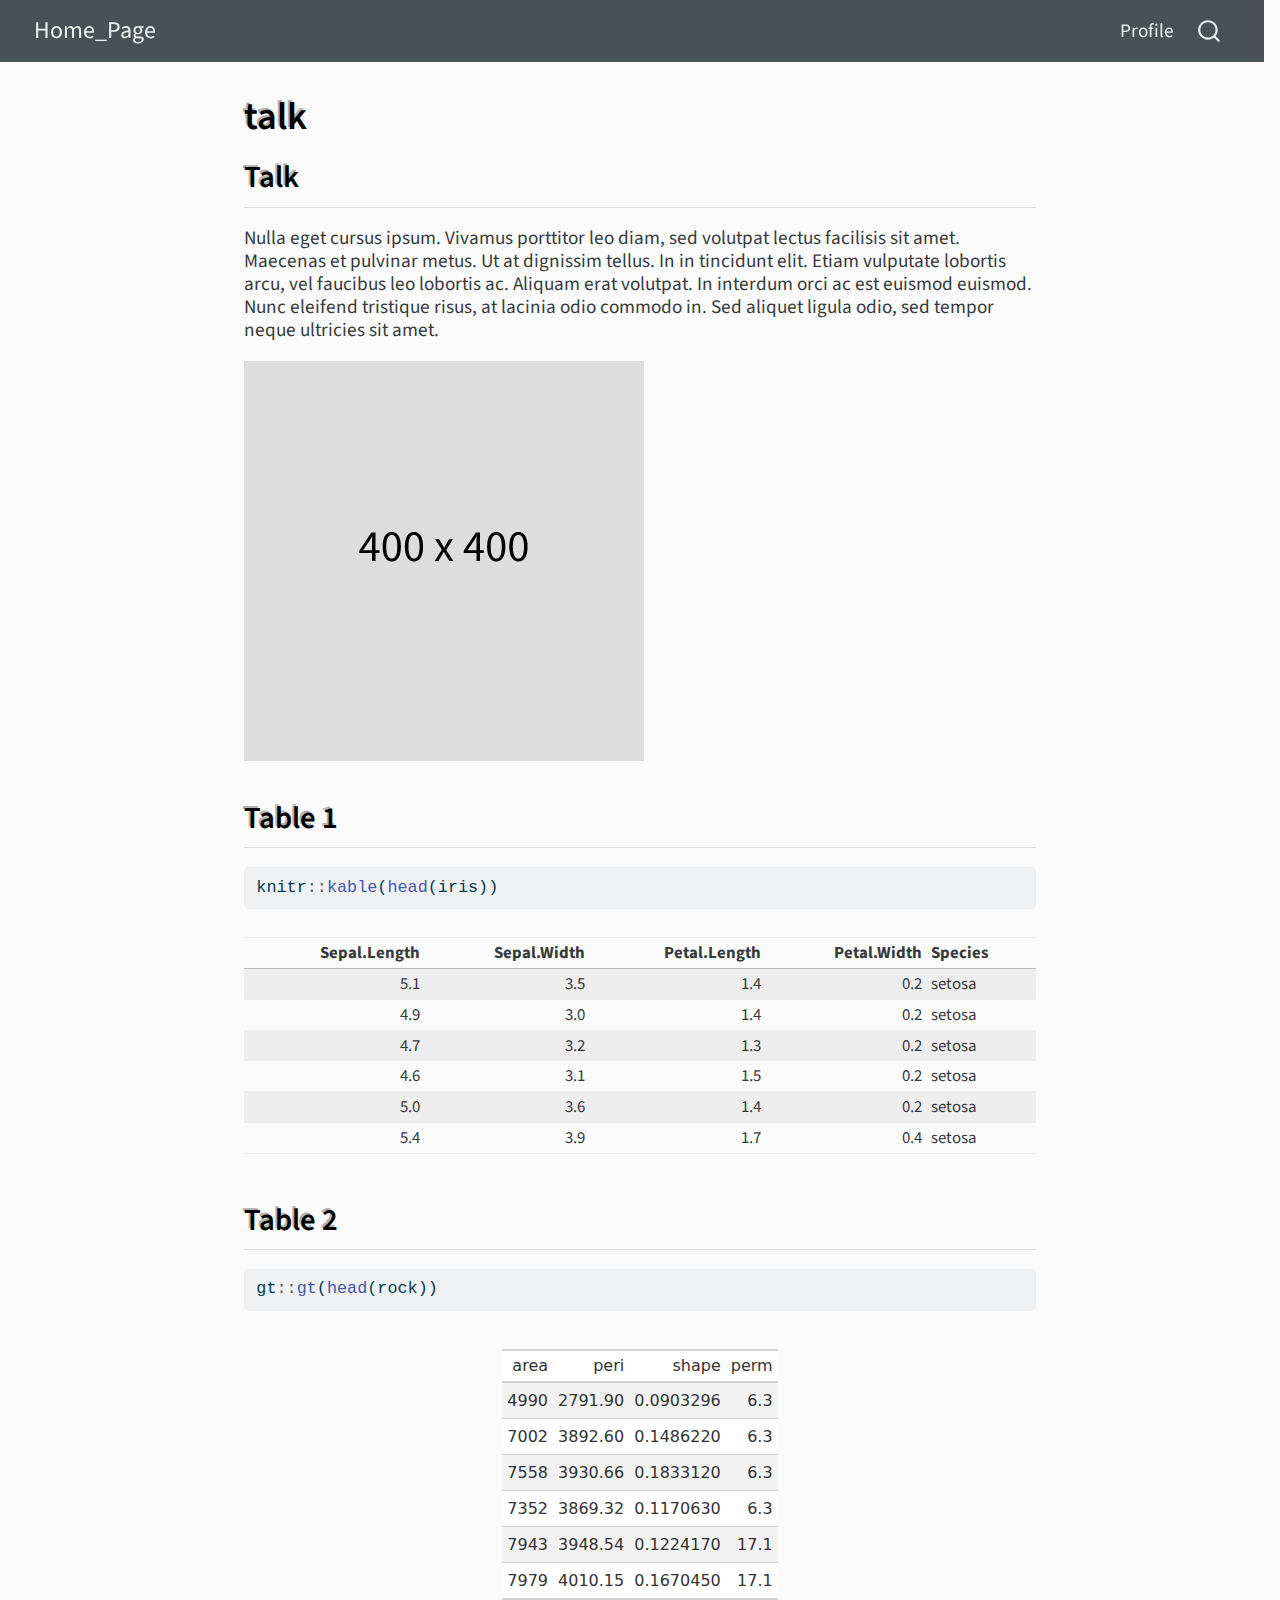
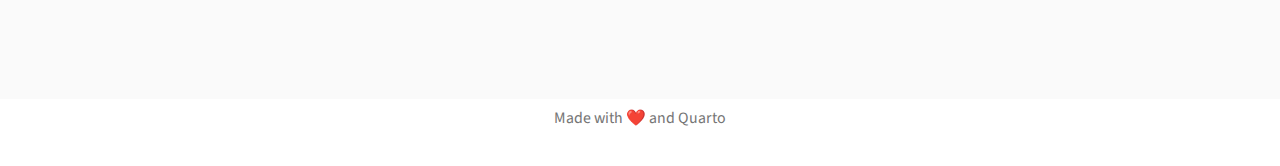
<file: talk.html>
<!DOCTYPE html>
<html xmlns="http://www.w3.org/1999/xhtml" lang="en" xml:lang="en"><head>

<meta charset="utf-8">
<meta name="generator" content="quarto-1.5.56">

<meta name="viewport" content="width=device-width, initial-scale=1.0, user-scalable=yes">


<title>talk – Home_Page</title>
<style>
code{white-space: pre-wrap;}
span.smallcaps{font-variant: small-caps;}
div.columns{display: flex; gap: min(4vw, 1.5em);}
div.column{flex: auto; overflow-x: auto;}
div.hanging-indent{margin-left: 1.5em; text-indent: -1.5em;}
ul.task-list{list-style: none;}
ul.task-list li input[type="checkbox"] {
  width: 0.8em;
  margin: 0 0.8em 0.2em -1em; /* quarto-specific, see https://github.com/quarto-dev/quarto-cli/issues/4556 */ 
  vertical-align: middle;
}
/* CSS for syntax highlighting */
pre > code.sourceCode { white-space: pre; position: relative; }
pre > code.sourceCode > span { line-height: 1.25; }
pre > code.sourceCode > span:empty { height: 1.2em; }
.sourceCode { overflow: visible; }
code.sourceCode > span { color: inherit; text-decoration: inherit; }
div.sourceCode { margin: 1em 0; }
pre.sourceCode { margin: 0; }
@media screen {
div.sourceCode { overflow: auto; }
}
@media print {
pre > code.sourceCode { white-space: pre-wrap; }
pre > code.sourceCode > span { display: inline-block; text-indent: -5em; padding-left: 5em; }
}
pre.numberSource code
  { counter-reset: source-line 0; }
pre.numberSource code > span
  { position: relative; left: -4em; counter-increment: source-line; }
pre.numberSource code > span > a:first-child::before
  { content: counter(source-line);
    position: relative; left: -1em; text-align: right; vertical-align: baseline;
    border: none; display: inline-block;
    -webkit-touch-callout: none; -webkit-user-select: none;
    -khtml-user-select: none; -moz-user-select: none;
    -ms-user-select: none; user-select: none;
    padding: 0 4px; width: 4em;
  }
pre.numberSource { margin-left: 3em;  padding-left: 4px; }
div.sourceCode
  {   }
@media screen {
pre > code.sourceCode > span > a:first-child::before { text-decoration: underline; }
}
</style>


<script src="site_libs/quarto-nav/quarto-nav.js"></script>
<script src="site_libs/quarto-nav/headroom.min.js"></script>
<script src="site_libs/clipboard/clipboard.min.js"></script>
<script src="site_libs/quarto-search/autocomplete.umd.js"></script>
<script src="site_libs/quarto-search/fuse.min.js"></script>
<script src="site_libs/quarto-search/quarto-search.js"></script>
<meta name="quarto:offset" content="./">
<script src="site_libs/quarto-html/quarto.js"></script>
<script src="site_libs/quarto-html/popper.min.js"></script>
<script src="site_libs/quarto-html/tippy.umd.min.js"></script>
<script src="site_libs/quarto-html/anchor.min.js"></script>
<link href="site_libs/quarto-html/tippy.css" rel="stylesheet">
<link href="site_libs/quarto-html/quarto-syntax-highlighting.css" rel="stylesheet" id="quarto-text-highlighting-styles">
<script src="site_libs/bootstrap/bootstrap.min.js"></script>
<link href="site_libs/bootstrap/bootstrap-icons.css" rel="stylesheet">
<link href="site_libs/bootstrap/bootstrap.min.css" rel="stylesheet" id="quarto-bootstrap" data-mode="light">
<script id="quarto-search-options" type="application/json">{
  "location": "navbar",
  "copy-button": false,
  "collapse-after": 3,
  "panel-placement": "end",
  "type": "overlay",
  "limit": 50,
  "keyboard-shortcut": [
    "f",
    "/",
    "s"
  ],
  "show-item-context": false,
  "language": {
    "search-no-results-text": "No results",
    "search-matching-documents-text": "matching documents",
    "search-copy-link-title": "Copy link to search",
    "search-hide-matches-text": "Hide additional matches",
    "search-more-match-text": "more match in this document",
    "search-more-matches-text": "more matches in this document",
    "search-clear-button-title": "Clear",
    "search-text-placeholder": "",
    "search-detached-cancel-button-title": "Cancel",
    "search-submit-button-title": "Submit",
    "search-label": "Search"
  }
}</script>
<script async="" src="https://hypothes.is/embed.js"></script>
<script>
  window.document.addEventListener("DOMContentLoaded", function (_event) {
    document.body.classList.add('hypothesis-enabled');
  });
</script>


<meta property="og:title" content="talk – Home_Page">
<meta property="og:description" content="">
<meta property="og:image" content="https://davidzgli.github.io/quarto_website_positconf2024/[data-uri]">
<meta property="og:site_name" content="Home_Page">
</head>

<body class="nav-fixed fullcontent">

<div id="quarto-search-results"></div>
  <header id="quarto-header" class="headroom fixed-top">
    <nav class="navbar navbar-expand-lg " data-bs-theme="dark">
      <div class="navbar-container container-fluid">
      <div class="navbar-brand-container mx-auto">
    <a class="navbar-brand" href="./index.html">
    <span class="navbar-title">Home_Page</span>
    </a>
  </div>
            <div id="quarto-search" class="" title="Search"></div>
          <button class="navbar-toggler" type="button" data-bs-toggle="collapse" data-bs-target="#navbarCollapse" aria-controls="navbarCollapse" role="menu" aria-expanded="false" aria-label="Toggle navigation" onclick="if (window.quartoToggleHeadroom) { window.quartoToggleHeadroom(); }">
  <span class="navbar-toggler-icon"></span>
</button>
          <div class="collapse navbar-collapse" id="navbarCollapse">
            <ul class="navbar-nav navbar-nav-scroll ms-auto">
  <li class="nav-item">
    <a class="nav-link" href="./index.html"> 
<span class="menu-text">Profile</span></a>
  </li>  
</ul>
          </div> <!-- /navcollapse -->
            <div class="quarto-navbar-tools">
</div>
      </div> <!-- /container-fluid -->
    </nav>
</header>
<!-- content -->
<div id="quarto-content" class="quarto-container page-columns page-rows-contents page-layout-article page-navbar">
<!-- sidebar -->
<!-- margin-sidebar -->
    
<!-- main -->
<main class="content" id="quarto-document-content">

<header id="title-block-header" class="quarto-title-block default">
<div class="quarto-title">
<h1 class="title">talk</h1>
</div>



<div class="quarto-title-meta">

    
  
    
  </div>
  


</header>


<section id="talk" class="level2">
<h2 class="anchored" data-anchor-id="talk">Talk</h2>
<p>Nulla eget cursus ipsum. Vivamus porttitor leo diam, sed volutpat lectus facilisis sit amet. Maecenas et pulvinar metus. Ut at dignissim tellus. In in tincidunt elit. Etiam vulputate lobortis arcu, vel faucibus leo lobortis ac. Aliquam erat volutpat. In interdum orci ac est euismod euismod. Nunc eleifend tristique risus, at lacinia odio commodo in. Sed aliquet ligula odio, sed tempor neque ultricies sit amet.</p>
<p><img src="[data-uri]" class="img-fluid"></p>
</section>
<section id="table-1" class="level2">
<h2 class="anchored" data-anchor-id="table-1">Table 1</h2>
<div class="cell" data-layout-align="center">
<div class="sourceCode cell-code" id="cb1"><pre class="sourceCode r code-with-copy"><code class="sourceCode r"><span id="cb1-1"><a href="#cb1-1" aria-hidden="true" tabindex="-1"></a>knitr<span class="sc">::</span><span class="fu">kable</span>(<span class="fu">head</span>(iris))</span></code><button title="Copy to Clipboard" class="code-copy-button"><i class="bi"></i></button></pre></div>
<div class="cell-output-display">
<table class="caption-top table table-sm table-striped small">
<thead>
<tr class="header">
<th style="text-align: right;">Sepal.Length</th>
<th style="text-align: right;">Sepal.Width</th>
<th style="text-align: right;">Petal.Length</th>
<th style="text-align: right;">Petal.Width</th>
<th style="text-align: left;">Species</th>
</tr>
</thead>
<tbody>
<tr class="odd">
<td style="text-align: right;">5.1</td>
<td style="text-align: right;">3.5</td>
<td style="text-align: right;">1.4</td>
<td style="text-align: right;">0.2</td>
<td style="text-align: left;">setosa</td>
</tr>
<tr class="even">
<td style="text-align: right;">4.9</td>
<td style="text-align: right;">3.0</td>
<td style="text-align: right;">1.4</td>
<td style="text-align: right;">0.2</td>
<td style="text-align: left;">setosa</td>
</tr>
<tr class="odd">
<td style="text-align: right;">4.7</td>
<td style="text-align: right;">3.2</td>
<td style="text-align: right;">1.3</td>
<td style="text-align: right;">0.2</td>
<td style="text-align: left;">setosa</td>
</tr>
<tr class="even">
<td style="text-align: right;">4.6</td>
<td style="text-align: right;">3.1</td>
<td style="text-align: right;">1.5</td>
<td style="text-align: right;">0.2</td>
<td style="text-align: left;">setosa</td>
</tr>
<tr class="odd">
<td style="text-align: right;">5.0</td>
<td style="text-align: right;">3.6</td>
<td style="text-align: right;">1.4</td>
<td style="text-align: right;">0.2</td>
<td style="text-align: left;">setosa</td>
</tr>
<tr class="even">
<td style="text-align: right;">5.4</td>
<td style="text-align: right;">3.9</td>
<td style="text-align: right;">1.7</td>
<td style="text-align: right;">0.4</td>
<td style="text-align: left;">setosa</td>
</tr>
</tbody>
</table>
</div>
</div>
</section>
<section id="table-2" class="level2">
<h2 class="anchored" data-anchor-id="table-2">Table 2</h2>
<div class="cell" data-layout-align="center">
<div class="sourceCode cell-code" id="cb2"><pre class="sourceCode r code-with-copy"><code class="sourceCode r"><span id="cb2-1"><a href="#cb2-1" aria-hidden="true" tabindex="-1"></a>gt<span class="sc">::</span><span class="fu">gt</span>(<span class="fu">head</span>(rock))</span></code><button title="Copy to Clipboard" class="code-copy-button"><i class="bi"></i></button></pre></div>
<div class="cell-output-display">
<div id="kmskvvasna" style="padding-left:0px;padding-right:0px;padding-top:10px;padding-bottom:10px;overflow-x:auto;overflow-y:auto;width:auto;height:auto;">
<style>#kmskvvasna table {
  font-family: system-ui, 'Segoe UI', Roboto, Helvetica, Arial, sans-serif, 'Apple Color Emoji', 'Segoe UI Emoji', 'Segoe UI Symbol', 'Noto Color Emoji';
  -webkit-font-smoothing: antialiased;
  -moz-osx-font-smoothing: grayscale;
}

#kmskvvasna thead, #kmskvvasna tbody, #kmskvvasna tfoot, #kmskvvasna tr, #kmskvvasna td, #kmskvvasna th {
  border-style: none;
}

#kmskvvasna p {
  margin: 0;
  padding: 0;
}

#kmskvvasna .gt_table {
  display: table;
  border-collapse: collapse;
  line-height: normal;
  margin-left: auto;
  margin-right: auto;
  color: #333333;
  font-size: 16px;
  font-weight: normal;
  font-style: normal;
  background-color: #FFFFFF;
  width: auto;
  border-top-style: solid;
  border-top-width: 2px;
  border-top-color: #A8A8A8;
  border-right-style: none;
  border-right-width: 2px;
  border-right-color: #D3D3D3;
  border-bottom-style: solid;
  border-bottom-width: 2px;
  border-bottom-color: #A8A8A8;
  border-left-style: none;
  border-left-width: 2px;
  border-left-color: #D3D3D3;
}

#kmskvvasna .gt_caption {
  padding-top: 4px;
  padding-bottom: 4px;
}

#kmskvvasna .gt_title {
  color: #333333;
  font-size: 125%;
  font-weight: initial;
  padding-top: 4px;
  padding-bottom: 4px;
  padding-left: 5px;
  padding-right: 5px;
  border-bottom-color: #FFFFFF;
  border-bottom-width: 0;
}

#kmskvvasna .gt_subtitle {
  color: #333333;
  font-size: 85%;
  font-weight: initial;
  padding-top: 3px;
  padding-bottom: 5px;
  padding-left: 5px;
  padding-right: 5px;
  border-top-color: #FFFFFF;
  border-top-width: 0;
}

#kmskvvasna .gt_heading {
  background-color: #FFFFFF;
  text-align: center;
  border-bottom-color: #FFFFFF;
  border-left-style: none;
  border-left-width: 1px;
  border-left-color: #D3D3D3;
  border-right-style: none;
  border-right-width: 1px;
  border-right-color: #D3D3D3;
}

#kmskvvasna .gt_bottom_border {
  border-bottom-style: solid;
  border-bottom-width: 2px;
  border-bottom-color: #D3D3D3;
}

#kmskvvasna .gt_col_headings {
  border-top-style: solid;
  border-top-width: 2px;
  border-top-color: #D3D3D3;
  border-bottom-style: solid;
  border-bottom-width: 2px;
  border-bottom-color: #D3D3D3;
  border-left-style: none;
  border-left-width: 1px;
  border-left-color: #D3D3D3;
  border-right-style: none;
  border-right-width: 1px;
  border-right-color: #D3D3D3;
}

#kmskvvasna .gt_col_heading {
  color: #333333;
  background-color: #FFFFFF;
  font-size: 100%;
  font-weight: normal;
  text-transform: inherit;
  border-left-style: none;
  border-left-width: 1px;
  border-left-color: #D3D3D3;
  border-right-style: none;
  border-right-width: 1px;
  border-right-color: #D3D3D3;
  vertical-align: bottom;
  padding-top: 5px;
  padding-bottom: 6px;
  padding-left: 5px;
  padding-right: 5px;
  overflow-x: hidden;
}

#kmskvvasna .gt_column_spanner_outer {
  color: #333333;
  background-color: #FFFFFF;
  font-size: 100%;
  font-weight: normal;
  text-transform: inherit;
  padding-top: 0;
  padding-bottom: 0;
  padding-left: 4px;
  padding-right: 4px;
}

#kmskvvasna .gt_column_spanner_outer:first-child {
  padding-left: 0;
}

#kmskvvasna .gt_column_spanner_outer:last-child {
  padding-right: 0;
}

#kmskvvasna .gt_column_spanner {
  border-bottom-style: solid;
  border-bottom-width: 2px;
  border-bottom-color: #D3D3D3;
  vertical-align: bottom;
  padding-top: 5px;
  padding-bottom: 5px;
  overflow-x: hidden;
  display: inline-block;
  width: 100%;
}

#kmskvvasna .gt_spanner_row {
  border-bottom-style: hidden;
}

#kmskvvasna .gt_group_heading {
  padding-top: 8px;
  padding-bottom: 8px;
  padding-left: 5px;
  padding-right: 5px;
  color: #333333;
  background-color: #FFFFFF;
  font-size: 100%;
  font-weight: initial;
  text-transform: inherit;
  border-top-style: solid;
  border-top-width: 2px;
  border-top-color: #D3D3D3;
  border-bottom-style: solid;
  border-bottom-width: 2px;
  border-bottom-color: #D3D3D3;
  border-left-style: none;
  border-left-width: 1px;
  border-left-color: #D3D3D3;
  border-right-style: none;
  border-right-width: 1px;
  border-right-color: #D3D3D3;
  vertical-align: middle;
  text-align: left;
}

#kmskvvasna .gt_empty_group_heading {
  padding: 0.5px;
  color: #333333;
  background-color: #FFFFFF;
  font-size: 100%;
  font-weight: initial;
  border-top-style: solid;
  border-top-width: 2px;
  border-top-color: #D3D3D3;
  border-bottom-style: solid;
  border-bottom-width: 2px;
  border-bottom-color: #D3D3D3;
  vertical-align: middle;
}

#kmskvvasna .gt_from_md > :first-child {
  margin-top: 0;
}

#kmskvvasna .gt_from_md > :last-child {
  margin-bottom: 0;
}

#kmskvvasna .gt_row {
  padding-top: 8px;
  padding-bottom: 8px;
  padding-left: 5px;
  padding-right: 5px;
  margin: 10px;
  border-top-style: solid;
  border-top-width: 1px;
  border-top-color: #D3D3D3;
  border-left-style: none;
  border-left-width: 1px;
  border-left-color: #D3D3D3;
  border-right-style: none;
  border-right-width: 1px;
  border-right-color: #D3D3D3;
  vertical-align: middle;
  overflow-x: hidden;
}

#kmskvvasna .gt_stub {
  color: #333333;
  background-color: #FFFFFF;
  font-size: 100%;
  font-weight: initial;
  text-transform: inherit;
  border-right-style: solid;
  border-right-width: 2px;
  border-right-color: #D3D3D3;
  padding-left: 5px;
  padding-right: 5px;
}

#kmskvvasna .gt_stub_row_group {
  color: #333333;
  background-color: #FFFFFF;
  font-size: 100%;
  font-weight: initial;
  text-transform: inherit;
  border-right-style: solid;
  border-right-width: 2px;
  border-right-color: #D3D3D3;
  padding-left: 5px;
  padding-right: 5px;
  vertical-align: top;
}

#kmskvvasna .gt_row_group_first td {
  border-top-width: 2px;
}

#kmskvvasna .gt_row_group_first th {
  border-top-width: 2px;
}

#kmskvvasna .gt_summary_row {
  color: #333333;
  background-color: #FFFFFF;
  text-transform: inherit;
  padding-top: 8px;
  padding-bottom: 8px;
  padding-left: 5px;
  padding-right: 5px;
}

#kmskvvasna .gt_first_summary_row {
  border-top-style: solid;
  border-top-color: #D3D3D3;
}

#kmskvvasna .gt_first_summary_row.thick {
  border-top-width: 2px;
}

#kmskvvasna .gt_last_summary_row {
  padding-top: 8px;
  padding-bottom: 8px;
  padding-left: 5px;
  padding-right: 5px;
  border-bottom-style: solid;
  border-bottom-width: 2px;
  border-bottom-color: #D3D3D3;
}

#kmskvvasna .gt_grand_summary_row {
  color: #333333;
  background-color: #FFFFFF;
  text-transform: inherit;
  padding-top: 8px;
  padding-bottom: 8px;
  padding-left: 5px;
  padding-right: 5px;
}

#kmskvvasna .gt_first_grand_summary_row {
  padding-top: 8px;
  padding-bottom: 8px;
  padding-left: 5px;
  padding-right: 5px;
  border-top-style: double;
  border-top-width: 6px;
  border-top-color: #D3D3D3;
}

#kmskvvasna .gt_last_grand_summary_row_top {
  padding-top: 8px;
  padding-bottom: 8px;
  padding-left: 5px;
  padding-right: 5px;
  border-bottom-style: double;
  border-bottom-width: 6px;
  border-bottom-color: #D3D3D3;
}

#kmskvvasna .gt_striped {
  background-color: rgba(128, 128, 128, 0.05);
}

#kmskvvasna .gt_table_body {
  border-top-style: solid;
  border-top-width: 2px;
  border-top-color: #D3D3D3;
  border-bottom-style: solid;
  border-bottom-width: 2px;
  border-bottom-color: #D3D3D3;
}

#kmskvvasna .gt_footnotes {
  color: #333333;
  background-color: #FFFFFF;
  border-bottom-style: none;
  border-bottom-width: 2px;
  border-bottom-color: #D3D3D3;
  border-left-style: none;
  border-left-width: 2px;
  border-left-color: #D3D3D3;
  border-right-style: none;
  border-right-width: 2px;
  border-right-color: #D3D3D3;
}

#kmskvvasna .gt_footnote {
  margin: 0px;
  font-size: 90%;
  padding-top: 4px;
  padding-bottom: 4px;
  padding-left: 5px;
  padding-right: 5px;
}

#kmskvvasna .gt_sourcenotes {
  color: #333333;
  background-color: #FFFFFF;
  border-bottom-style: none;
  border-bottom-width: 2px;
  border-bottom-color: #D3D3D3;
  border-left-style: none;
  border-left-width: 2px;
  border-left-color: #D3D3D3;
  border-right-style: none;
  border-right-width: 2px;
  border-right-color: #D3D3D3;
}

#kmskvvasna .gt_sourcenote {
  font-size: 90%;
  padding-top: 4px;
  padding-bottom: 4px;
  padding-left: 5px;
  padding-right: 5px;
}

#kmskvvasna .gt_left {
  text-align: left;
}

#kmskvvasna .gt_center {
  text-align: center;
}

#kmskvvasna .gt_right {
  text-align: right;
  font-variant-numeric: tabular-nums;
}

#kmskvvasna .gt_font_normal {
  font-weight: normal;
}

#kmskvvasna .gt_font_bold {
  font-weight: bold;
}

#kmskvvasna .gt_font_italic {
  font-style: italic;
}

#kmskvvasna .gt_super {
  font-size: 65%;
}

#kmskvvasna .gt_footnote_marks {
  font-size: 75%;
  vertical-align: 0.4em;
  position: initial;
}

#kmskvvasna .gt_asterisk {
  font-size: 100%;
  vertical-align: 0;
}

#kmskvvasna .gt_indent_1 {
  text-indent: 5px;
}

#kmskvvasna .gt_indent_2 {
  text-indent: 10px;
}

#kmskvvasna .gt_indent_3 {
  text-indent: 15px;
}

#kmskvvasna .gt_indent_4 {
  text-indent: 20px;
}

#kmskvvasna .gt_indent_5 {
  text-indent: 25px;
}

#kmskvvasna .katex-display {
  display: inline-flex !important;
  margin-bottom: 0.75em !important;
}

#kmskvvasna div.Reactable > div.rt-table > div.rt-thead > div.rt-tr.rt-tr-group-header > div.rt-th-group:after {
  height: 0px !important;
}
</style>

<table class="gt_table caption-top table table-sm table-striped small" data-quarto-postprocess="true" data-quarto-disable-processing="false" data-quarto-bootstrap="false">
<thead>
<tr class="header gt_col_headings">
<th id="area" class="gt_col_heading gt_columns_bottom_border gt_right" data-quarto-table-cell-role="th" scope="col">area</th>
<th id="peri" class="gt_col_heading gt_columns_bottom_border gt_right" data-quarto-table-cell-role="th" scope="col">peri</th>
<th id="shape" class="gt_col_heading gt_columns_bottom_border gt_right" data-quarto-table-cell-role="th" scope="col">shape</th>
<th id="perm" class="gt_col_heading gt_columns_bottom_border gt_right" data-quarto-table-cell-role="th" scope="col">perm</th>
</tr>
</thead>
<tbody class="gt_table_body">
<tr class="odd">
<td class="gt_row gt_right" headers="area">4990</td>
<td class="gt_row gt_right" headers="peri">2791.90</td>
<td class="gt_row gt_right" headers="shape">0.0903296</td>
<td class="gt_row gt_right" headers="perm">6.3</td>
</tr>
<tr class="even">
<td class="gt_row gt_right" headers="area">7002</td>
<td class="gt_row gt_right" headers="peri">3892.60</td>
<td class="gt_row gt_right" headers="shape">0.1486220</td>
<td class="gt_row gt_right" headers="perm">6.3</td>
</tr>
<tr class="odd">
<td class="gt_row gt_right" headers="area">7558</td>
<td class="gt_row gt_right" headers="peri">3930.66</td>
<td class="gt_row gt_right" headers="shape">0.1833120</td>
<td class="gt_row gt_right" headers="perm">6.3</td>
</tr>
<tr class="even">
<td class="gt_row gt_right" headers="area">7352</td>
<td class="gt_row gt_right" headers="peri">3869.32</td>
<td class="gt_row gt_right" headers="shape">0.1170630</td>
<td class="gt_row gt_right" headers="perm">6.3</td>
</tr>
<tr class="odd">
<td class="gt_row gt_right" headers="area">7943</td>
<td class="gt_row gt_right" headers="peri">3948.54</td>
<td class="gt_row gt_right" headers="shape">0.1224170</td>
<td class="gt_row gt_right" headers="perm">17.1</td>
</tr>
<tr class="even">
<td class="gt_row gt_right" headers="area">7979</td>
<td class="gt_row gt_right" headers="peri">4010.15</td>
<td class="gt_row gt_right" headers="shape">0.1670450</td>
<td class="gt_row gt_right" headers="perm">17.1</td>
</tr>
</tbody>
</table>

</div>
</div>
</div>


</section>

</main> <!-- /main -->
<script id="quarto-html-after-body" type="application/javascript">
window.document.addEventListener("DOMContentLoaded", function (event) {
  const toggleBodyColorMode = (bsSheetEl) => {
    const mode = bsSheetEl.getAttribute("data-mode");
    const bodyEl = window.document.querySelector("body");
    if (mode === "dark") {
      bodyEl.classList.add("quarto-dark");
      bodyEl.classList.remove("quarto-light");
    } else {
      bodyEl.classList.add("quarto-light");
      bodyEl.classList.remove("quarto-dark");
    }
  }
  const toggleBodyColorPrimary = () => {
    const bsSheetEl = window.document.querySelector("link#quarto-bootstrap");
    if (bsSheetEl) {
      toggleBodyColorMode(bsSheetEl);
    }
  }
  toggleBodyColorPrimary();  
  const icon = "";
  const anchorJS = new window.AnchorJS();
  anchorJS.options = {
    placement: 'right',
    icon: icon
  };
  anchorJS.add('.anchored');
  const isCodeAnnotation = (el) => {
    for (const clz of el.classList) {
      if (clz.startsWith('code-annotation-')) {                     
        return true;
      }
    }
    return false;
  }
  const onCopySuccess = function(e) {
    // button target
    const button = e.trigger;
    // don't keep focus
    button.blur();
    // flash "checked"
    button.classList.add('code-copy-button-checked');
    var currentTitle = button.getAttribute("title");
    button.setAttribute("title", "Copied!");
    let tooltip;
    if (window.bootstrap) {
      button.setAttribute("data-bs-toggle", "tooltip");
      button.setAttribute("data-bs-placement", "left");
      button.setAttribute("data-bs-title", "Copied!");
      tooltip = new bootstrap.Tooltip(button, 
        { trigger: "manual", 
          customClass: "code-copy-button-tooltip",
          offset: [0, -8]});
      tooltip.show();    
    }
    setTimeout(function() {
      if (tooltip) {
        tooltip.hide();
        button.removeAttribute("data-bs-title");
        button.removeAttribute("data-bs-toggle");
        button.removeAttribute("data-bs-placement");
      }
      button.setAttribute("title", currentTitle);
      button.classList.remove('code-copy-button-checked');
    }, 1000);
    // clear code selection
    e.clearSelection();
  }
  const getTextToCopy = function(trigger) {
      const codeEl = trigger.previousElementSibling.cloneNode(true);
      for (const childEl of codeEl.children) {
        if (isCodeAnnotation(childEl)) {
          childEl.remove();
        }
      }
      return codeEl.innerText;
  }
  const clipboard = new window.ClipboardJS('.code-copy-button:not([data-in-quarto-modal])', {
    text: getTextToCopy
  });
  clipboard.on('success', onCopySuccess);
  if (window.document.getElementById('quarto-embedded-source-code-modal')) {
    // For code content inside modals, clipBoardJS needs to be initialized with a container option
    // TODO: Check when it could be a function (https://github.com/zenorocha/clipboard.js/issues/860)
    const clipboardModal = new window.ClipboardJS('.code-copy-button[data-in-quarto-modal]', {
      text: getTextToCopy,
      container: window.document.getElementById('quarto-embedded-source-code-modal')
    });
    clipboardModal.on('success', onCopySuccess);
  }
    var localhostRegex = new RegExp(/^(?:http|https):\/\/localhost\:?[0-9]*\//);
    var mailtoRegex = new RegExp(/^mailto:/);
      var filterRegex = new RegExp("https:\/\/davidzgli\.github\.io\/quarto_website_positconf2024");
    var isInternal = (href) => {
        return filterRegex.test(href) || localhostRegex.test(href) || mailtoRegex.test(href);
    }
    // Inspect non-navigation links and adorn them if external
 	var links = window.document.querySelectorAll('a[href]:not(.nav-link):not(.navbar-brand):not(.toc-action):not(.sidebar-link):not(.sidebar-item-toggle):not(.pagination-link):not(.no-external):not([aria-hidden]):not(.dropdown-item):not(.quarto-navigation-tool):not(.about-link)');
    for (var i=0; i<links.length; i++) {
      const link = links[i];
      if (!isInternal(link.href)) {
        // undo the damage that might have been done by quarto-nav.js in the case of
        // links that we want to consider external
        if (link.dataset.originalHref !== undefined) {
          link.href = link.dataset.originalHref;
        }
      }
    }
  function tippyHover(el, contentFn, onTriggerFn, onUntriggerFn) {
    const config = {
      allowHTML: true,
      maxWidth: 500,
      delay: 100,
      arrow: false,
      appendTo: function(el) {
          return el.parentElement;
      },
      interactive: true,
      interactiveBorder: 10,
      theme: 'quarto',
      placement: 'bottom-start',
    };
    if (contentFn) {
      config.content = contentFn;
    }
    if (onTriggerFn) {
      config.onTrigger = onTriggerFn;
    }
    if (onUntriggerFn) {
      config.onUntrigger = onUntriggerFn;
    }
    window.tippy(el, config); 
  }
  const noterefs = window.document.querySelectorAll('a[role="doc-noteref"]');
  for (var i=0; i<noterefs.length; i++) {
    const ref = noterefs[i];
    tippyHover(ref, function() {
      // use id or data attribute instead here
      let href = ref.getAttribute('data-footnote-href') || ref.getAttribute('href');
      try { href = new URL(href).hash; } catch {}
      const id = href.replace(/^#\/?/, "");
      const note = window.document.getElementById(id);
      if (note) {
        return note.innerHTML;
      } else {
        return "";
      }
    });
  }
  const xrefs = window.document.querySelectorAll('a.quarto-xref');
  const processXRef = (id, note) => {
    // Strip column container classes
    const stripColumnClz = (el) => {
      el.classList.remove("page-full", "page-columns");
      if (el.children) {
        for (const child of el.children) {
          stripColumnClz(child);
        }
      }
    }
    stripColumnClz(note)
    if (id === null || id.startsWith('sec-')) {
      // Special case sections, only their first couple elements
      const container = document.createElement("div");
      if (note.children && note.children.length > 2) {
        container.appendChild(note.children[0].cloneNode(true));
        for (let i = 1; i < note.children.length; i++) {
          const child = note.children[i];
          if (child.tagName === "P" && child.innerText === "") {
            continue;
          } else {
            container.appendChild(child.cloneNode(true));
            break;
          }
        }
        if (window.Quarto?.typesetMath) {
          window.Quarto.typesetMath(container);
        }
        return container.innerHTML
      } else {
        if (window.Quarto?.typesetMath) {
          window.Quarto.typesetMath(note);
        }
        return note.innerHTML;
      }
    } else {
      // Remove any anchor links if they are present
      const anchorLink = note.querySelector('a.anchorjs-link');
      if (anchorLink) {
        anchorLink.remove();
      }
      if (window.Quarto?.typesetMath) {
        window.Quarto.typesetMath(note);
      }
      // TODO in 1.5, we should make sure this works without a callout special case
      if (note.classList.contains("callout")) {
        return note.outerHTML;
      } else {
        return note.innerHTML;
      }
    }
  }
  for (var i=0; i<xrefs.length; i++) {
    const xref = xrefs[i];
    tippyHover(xref, undefined, function(instance) {
      instance.disable();
      let url = xref.getAttribute('href');
      let hash = undefined; 
      if (url.startsWith('#')) {
        hash = url;
      } else {
        try { hash = new URL(url).hash; } catch {}
      }
      if (hash) {
        const id = hash.replace(/^#\/?/, "");
        const note = window.document.getElementById(id);
        if (note !== null) {
          try {
            const html = processXRef(id, note.cloneNode(true));
            instance.setContent(html);
          } finally {
            instance.enable();
            instance.show();
          }
        } else {
          // See if we can fetch this
          fetch(url.split('#')[0])
          .then(res => res.text())
          .then(html => {
            const parser = new DOMParser();
            const htmlDoc = parser.parseFromString(html, "text/html");
            const note = htmlDoc.getElementById(id);
            if (note !== null) {
              const html = processXRef(id, note);
              instance.setContent(html);
            } 
          }).finally(() => {
            instance.enable();
            instance.show();
          });
        }
      } else {
        // See if we can fetch a full url (with no hash to target)
        // This is a special case and we should probably do some content thinning / targeting
        fetch(url)
        .then(res => res.text())
        .then(html => {
          const parser = new DOMParser();
          const htmlDoc = parser.parseFromString(html, "text/html");
          const note = htmlDoc.querySelector('main.content');
          if (note !== null) {
            // This should only happen for chapter cross references
            // (since there is no id in the URL)
            // remove the first header
            if (note.children.length > 0 && note.children[0].tagName === "HEADER") {
              note.children[0].remove();
            }
            const html = processXRef(null, note);
            instance.setContent(html);
          } 
        }).finally(() => {
          instance.enable();
          instance.show();
        });
      }
    }, function(instance) {
    });
  }
      let selectedAnnoteEl;
      const selectorForAnnotation = ( cell, annotation) => {
        let cellAttr = 'data-code-cell="' + cell + '"';
        let lineAttr = 'data-code-annotation="' +  annotation + '"';
        const selector = 'span[' + cellAttr + '][' + lineAttr + ']';
        return selector;
      }
      const selectCodeLines = (annoteEl) => {
        const doc = window.document;
        const targetCell = annoteEl.getAttribute("data-target-cell");
        const targetAnnotation = annoteEl.getAttribute("data-target-annotation");
        const annoteSpan = window.document.querySelector(selectorForAnnotation(targetCell, targetAnnotation));
        const lines = annoteSpan.getAttribute("data-code-lines").split(",");
        const lineIds = lines.map((line) => {
          return targetCell + "-" + line;
        })
        let top = null;
        let height = null;
        let parent = null;
        if (lineIds.length > 0) {
            //compute the position of the single el (top and bottom and make a div)
            const el = window.document.getElementById(lineIds[0]);
            top = el.offsetTop;
            height = el.offsetHeight;
            parent = el.parentElement.parentElement;
          if (lineIds.length > 1) {
            const lastEl = window.document.getElementById(lineIds[lineIds.length - 1]);
            const bottom = lastEl.offsetTop + lastEl.offsetHeight;
            height = bottom - top;
          }
          if (top !== null && height !== null && parent !== null) {
            // cook up a div (if necessary) and position it 
            let div = window.document.getElementById("code-annotation-line-highlight");
            if (div === null) {
              div = window.document.createElement("div");
              div.setAttribute("id", "code-annotation-line-highlight");
              div.style.position = 'absolute';
              parent.appendChild(div);
            }
            div.style.top = top - 2 + "px";
            div.style.height = height + 4 + "px";
            div.style.left = 0;
            let gutterDiv = window.document.getElementById("code-annotation-line-highlight-gutter");
            if (gutterDiv === null) {
              gutterDiv = window.document.createElement("div");
              gutterDiv.setAttribute("id", "code-annotation-line-highlight-gutter");
              gutterDiv.style.position = 'absolute';
              const codeCell = window.document.getElementById(targetCell);
              const gutter = codeCell.querySelector('.code-annotation-gutter');
              gutter.appendChild(gutterDiv);
            }
            gutterDiv.style.top = top - 2 + "px";
            gutterDiv.style.height = height + 4 + "px";
          }
          selectedAnnoteEl = annoteEl;
        }
      };
      const unselectCodeLines = () => {
        const elementsIds = ["code-annotation-line-highlight", "code-annotation-line-highlight-gutter"];
        elementsIds.forEach((elId) => {
          const div = window.document.getElementById(elId);
          if (div) {
            div.remove();
          }
        });
        selectedAnnoteEl = undefined;
      };
        // Handle positioning of the toggle
    window.addEventListener(
      "resize",
      throttle(() => {
        elRect = undefined;
        if (selectedAnnoteEl) {
          selectCodeLines(selectedAnnoteEl);
        }
      }, 10)
    );
    function throttle(fn, ms) {
    let throttle = false;
    let timer;
      return (...args) => {
        if(!throttle) { // first call gets through
            fn.apply(this, args);
            throttle = true;
        } else { // all the others get throttled
            if(timer) clearTimeout(timer); // cancel #2
            timer = setTimeout(() => {
              fn.apply(this, args);
              timer = throttle = false;
            }, ms);
        }
      };
    }
      // Attach click handler to the DT
      const annoteDls = window.document.querySelectorAll('dt[data-target-cell]');
      for (const annoteDlNode of annoteDls) {
        annoteDlNode.addEventListener('click', (event) => {
          const clickedEl = event.target;
          if (clickedEl !== selectedAnnoteEl) {
            unselectCodeLines();
            const activeEl = window.document.querySelector('dt[data-target-cell].code-annotation-active');
            if (activeEl) {
              activeEl.classList.remove('code-annotation-active');
            }
            selectCodeLines(clickedEl);
            clickedEl.classList.add('code-annotation-active');
          } else {
            // Unselect the line
            unselectCodeLines();
            clickedEl.classList.remove('code-annotation-active');
          }
        });
      }
  const findCites = (el) => {
    const parentEl = el.parentElement;
    if (parentEl) {
      const cites = parentEl.dataset.cites;
      if (cites) {
        return {
          el,
          cites: cites.split(' ')
        };
      } else {
        return findCites(el.parentElement)
      }
    } else {
      return undefined;
    }
  };
  var bibliorefs = window.document.querySelectorAll('a[role="doc-biblioref"]');
  for (var i=0; i<bibliorefs.length; i++) {
    const ref = bibliorefs[i];
    const citeInfo = findCites(ref);
    if (citeInfo) {
      tippyHover(citeInfo.el, function() {
        var popup = window.document.createElement('div');
        citeInfo.cites.forEach(function(cite) {
          var citeDiv = window.document.createElement('div');
          citeDiv.classList.add('hanging-indent');
          citeDiv.classList.add('csl-entry');
          var biblioDiv = window.document.getElementById('ref-' + cite);
          if (biblioDiv) {
            citeDiv.innerHTML = biblioDiv.innerHTML;
          }
          popup.appendChild(citeDiv);
        });
        return popup.innerHTML;
      });
    }
  }
});
</script>
</div> <!-- /content -->
<footer class="footer">
  <div class="nav-footer">
    <div class="nav-footer-left">
      &nbsp;
    </div>   
    <div class="nav-footer-center">
<p>Made with ❤️ and Quarto</p>
</div>
    <div class="nav-footer-right">
      &nbsp;
    </div>
  </div>
</footer>




</body></html>
</file>
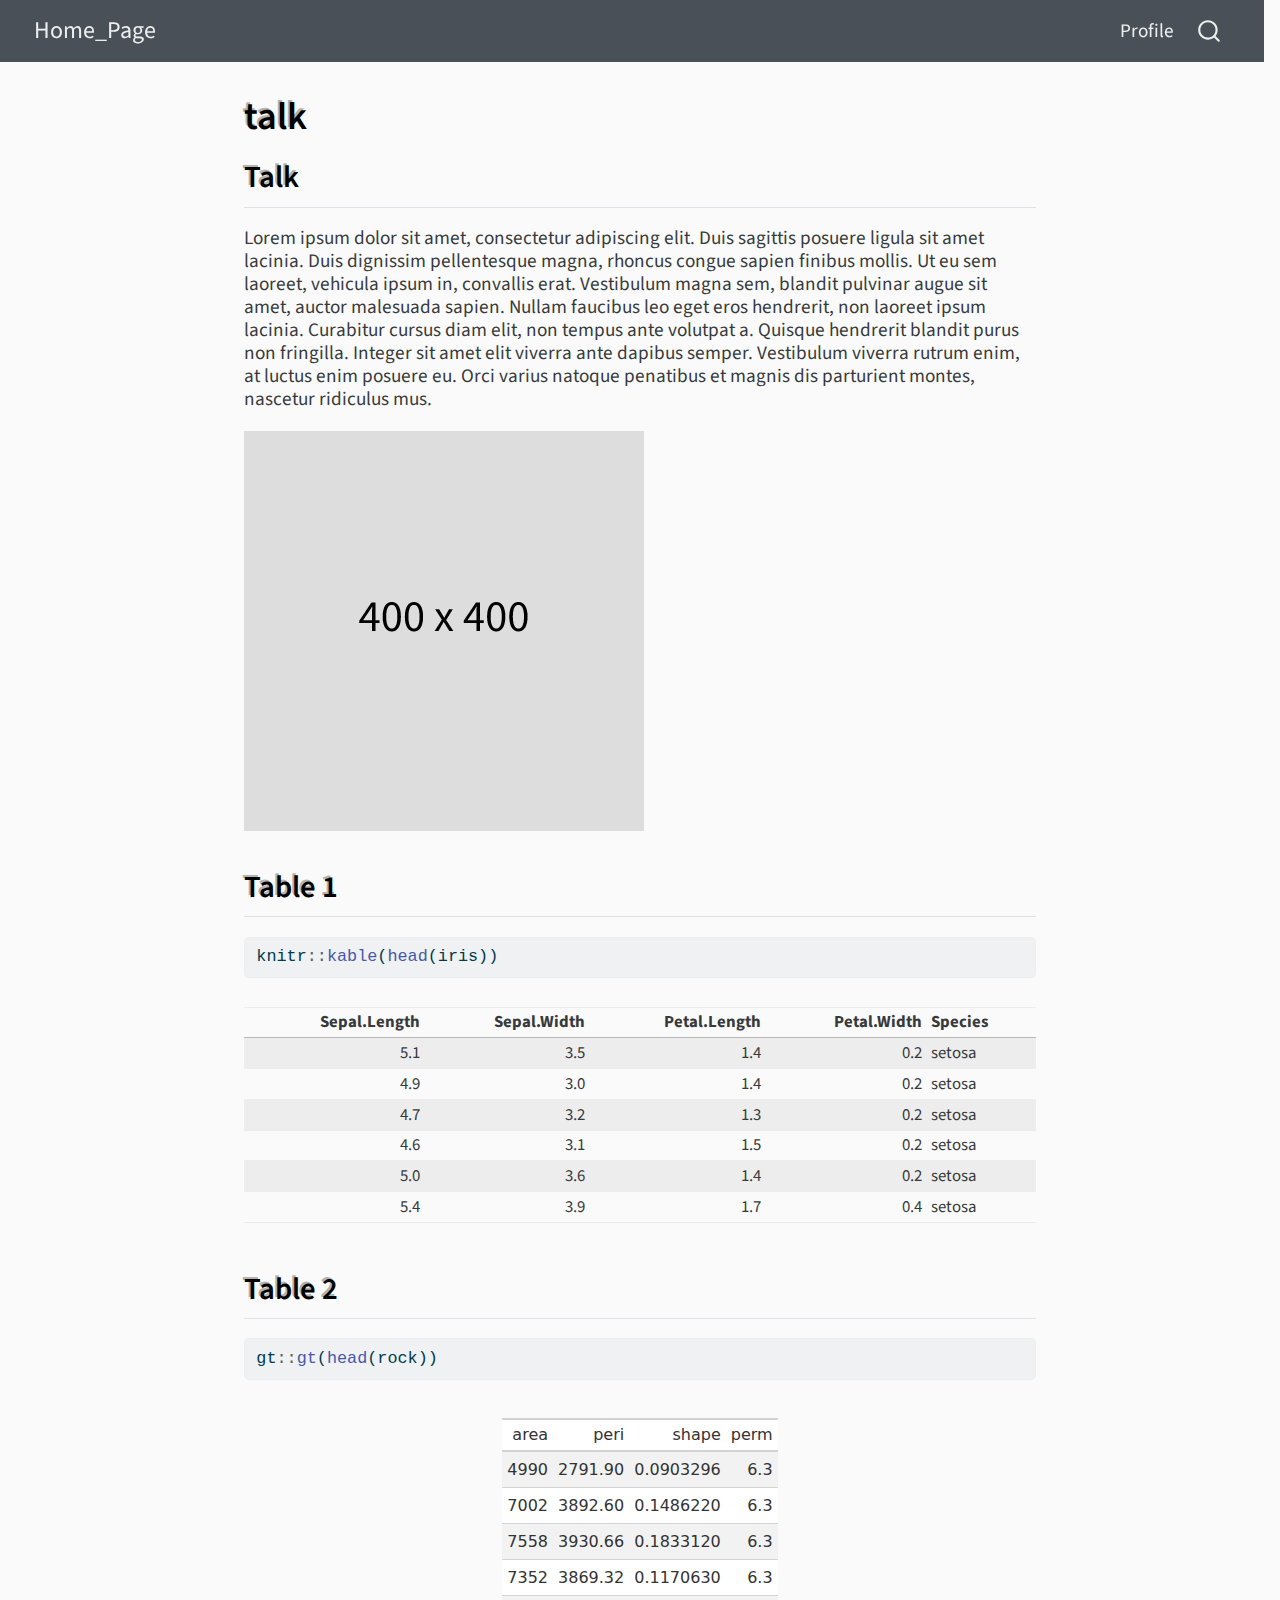
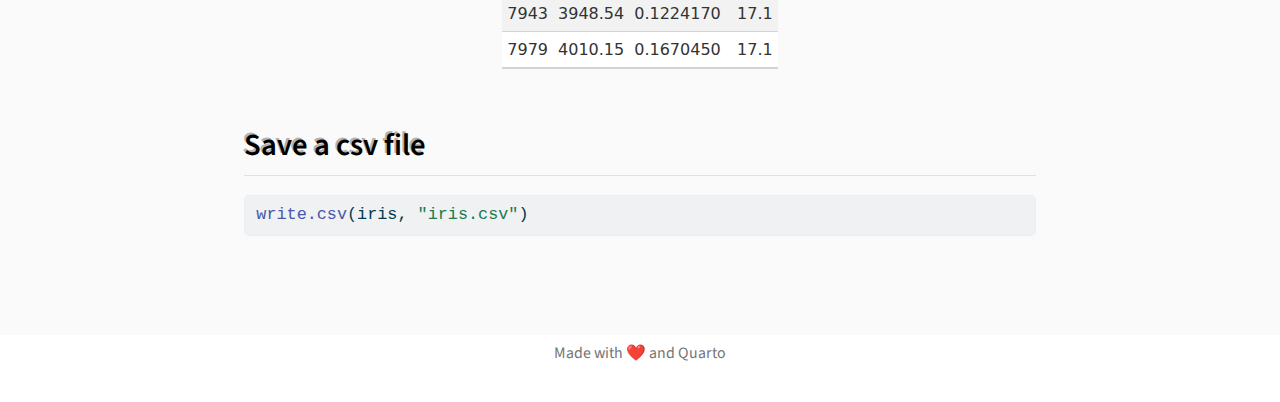
<file: talks.html>
<!DOCTYPE html>
<html xmlns="http://www.w3.org/1999/xhtml" lang="en" xml:lang="en"><head>

<meta charset="utf-8">
<meta name="generator" content="quarto-1.5.56">

<meta name="viewport" content="width=device-width, initial-scale=1.0, user-scalable=yes">


<title>talk – Home_Page</title>
<style>
code{white-space: pre-wrap;}
span.smallcaps{font-variant: small-caps;}
div.columns{display: flex; gap: min(4vw, 1.5em);}
div.column{flex: auto; overflow-x: auto;}
div.hanging-indent{margin-left: 1.5em; text-indent: -1.5em;}
ul.task-list{list-style: none;}
ul.task-list li input[type="checkbox"] {
  width: 0.8em;
  margin: 0 0.8em 0.2em -1em; /* quarto-specific, see https://github.com/quarto-dev/quarto-cli/issues/4556 */ 
  vertical-align: middle;
}
/* CSS for syntax highlighting */
pre > code.sourceCode { white-space: pre; position: relative; }
pre > code.sourceCode > span { line-height: 1.25; }
pre > code.sourceCode > span:empty { height: 1.2em; }
.sourceCode { overflow: visible; }
code.sourceCode > span { color: inherit; text-decoration: inherit; }
div.sourceCode { margin: 1em 0; }
pre.sourceCode { margin: 0; }
@media screen {
div.sourceCode { overflow: auto; }
}
@media print {
pre > code.sourceCode { white-space: pre-wrap; }
pre > code.sourceCode > span { display: inline-block; text-indent: -5em; padding-left: 5em; }
}
pre.numberSource code
  { counter-reset: source-line 0; }
pre.numberSource code > span
  { position: relative; left: -4em; counter-increment: source-line; }
pre.numberSource code > span > a:first-child::before
  { content: counter(source-line);
    position: relative; left: -1em; text-align: right; vertical-align: baseline;
    border: none; display: inline-block;
    -webkit-touch-callout: none; -webkit-user-select: none;
    -khtml-user-select: none; -moz-user-select: none;
    -ms-user-select: none; user-select: none;
    padding: 0 4px; width: 4em;
  }
pre.numberSource { margin-left: 3em;  padding-left: 4px; }
div.sourceCode
  {   }
@media screen {
pre > code.sourceCode > span > a:first-child::before { text-decoration: underline; }
}
</style>


<script src="site_libs/quarto-nav/quarto-nav.js"></script>
<script src="site_libs/quarto-nav/headroom.min.js"></script>
<script src="site_libs/clipboard/clipboard.min.js"></script>
<script src="site_libs/quarto-search/autocomplete.umd.js"></script>
<script src="site_libs/quarto-search/fuse.min.js"></script>
<script src="site_libs/quarto-search/quarto-search.js"></script>
<meta name="quarto:offset" content="./">
<script src="site_libs/quarto-html/quarto.js"></script>
<script src="site_libs/quarto-html/popper.min.js"></script>
<script src="site_libs/quarto-html/tippy.umd.min.js"></script>
<script src="site_libs/quarto-html/anchor.min.js"></script>
<link href="site_libs/quarto-html/tippy.css" rel="stylesheet">
<link href="site_libs/quarto-html/quarto-syntax-highlighting.css" rel="stylesheet" id="quarto-text-highlighting-styles">
<script src="site_libs/bootstrap/bootstrap.min.js"></script>
<link href="site_libs/bootstrap/bootstrap-icons.css" rel="stylesheet">
<link href="site_libs/bootstrap/bootstrap.min.css" rel="stylesheet" id="quarto-bootstrap" data-mode="light">
<script id="quarto-search-options" type="application/json">{
  "location": "navbar",
  "copy-button": false,
  "collapse-after": 3,
  "panel-placement": "end",
  "type": "overlay",
  "limit": 50,
  "keyboard-shortcut": [
    "f",
    "/",
    "s"
  ],
  "show-item-context": false,
  "language": {
    "search-no-results-text": "No results",
    "search-matching-documents-text": "matching documents",
    "search-copy-link-title": "Copy link to search",
    "search-hide-matches-text": "Hide additional matches",
    "search-more-match-text": "more match in this document",
    "search-more-matches-text": "more matches in this document",
    "search-clear-button-title": "Clear",
    "search-text-placeholder": "",
    "search-detached-cancel-button-title": "Cancel",
    "search-submit-button-title": "Submit",
    "search-label": "Search"
  }
}</script>
<script async="" src="https://hypothes.is/embed.js"></script>
<script>
  window.document.addEventListener("DOMContentLoaded", function (_event) {
    document.body.classList.add('hypothesis-enabled');
  });
</script>


<meta property="og:title" content="talk – Home_Page">
<meta property="og:description" content="">
<meta property="og:image" content="https://davidzgli.github.io/quarto_website_positconf2024/[data-uri]">
<meta property="og:site_name" content="Home_Page">
</head>

<body class="nav-fixed fullcontent">

<div id="quarto-search-results"></div>
  <header id="quarto-header" class="headroom fixed-top">
    <nav class="navbar navbar-expand-lg " data-bs-theme="dark">
      <div class="navbar-container container-fluid">
      <div class="navbar-brand-container mx-auto">
    <a class="navbar-brand" href="./index.html">
    <span class="navbar-title">Home_Page</span>
    </a>
  </div>
            <div id="quarto-search" class="" title="Search"></div>
          <button class="navbar-toggler" type="button" data-bs-toggle="collapse" data-bs-target="#navbarCollapse" aria-controls="navbarCollapse" role="menu" aria-expanded="false" aria-label="Toggle navigation" onclick="if (window.quartoToggleHeadroom) { window.quartoToggleHeadroom(); }">
  <span class="navbar-toggler-icon"></span>
</button>
          <div class="collapse navbar-collapse" id="navbarCollapse">
            <ul class="navbar-nav navbar-nav-scroll ms-auto">
  <li class="nav-item">
    <a class="nav-link" href="./index.html"> 
<span class="menu-text">Profile</span></a>
  </li>  
</ul>
          </div> <!-- /navcollapse -->
            <div class="quarto-navbar-tools">
</div>
      </div> <!-- /container-fluid -->
    </nav>
</header>
<!-- content -->
<div id="quarto-content" class="quarto-container page-columns page-rows-contents page-layout-article page-navbar">
<!-- sidebar -->
<!-- margin-sidebar -->
    
<!-- main -->
<main class="content" id="quarto-document-content">

<header id="title-block-header" class="quarto-title-block default">
<div class="quarto-title">
<h1 class="title">talk</h1>
</div>



<div class="quarto-title-meta">

    
  
    
  </div>
  


</header>


<section id="talk" class="level2">
<h2 class="anchored" data-anchor-id="talk">Talk</h2>
<p>Lorem ipsum dolor sit amet, consectetur adipiscing elit. Duis sagittis posuere ligula sit amet lacinia. Duis dignissim pellentesque magna, rhoncus congue sapien finibus mollis. Ut eu sem laoreet, vehicula ipsum in, convallis erat. Vestibulum magna sem, blandit pulvinar augue sit amet, auctor malesuada sapien. Nullam faucibus leo eget eros hendrerit, non laoreet ipsum lacinia. Curabitur cursus diam elit, non tempus ante volutpat a. Quisque hendrerit blandit purus non fringilla. Integer sit amet elit viverra ante dapibus semper. Vestibulum viverra rutrum enim, at luctus enim posuere eu. Orci varius natoque penatibus et magnis dis parturient montes, nascetur ridiculus mus.</p>
<p><img src="[data-uri]" class="img-fluid"></p>
</section>
<section id="table-1" class="level2">
<h2 class="anchored" data-anchor-id="table-1">Table 1</h2>
<div class="cell" data-layout-align="center">
<div class="sourceCode cell-code" id="cb1"><pre class="sourceCode r code-with-copy"><code class="sourceCode r"><span id="cb1-1"><a href="#cb1-1" aria-hidden="true" tabindex="-1"></a>knitr<span class="sc">::</span><span class="fu">kable</span>(<span class="fu">head</span>(iris))</span></code><button title="Copy to Clipboard" class="code-copy-button"><i class="bi"></i></button></pre></div>
<div class="cell-output-display">
<table class="caption-top table table-sm table-striped small">
<thead>
<tr class="header">
<th style="text-align: right;">Sepal.Length</th>
<th style="text-align: right;">Sepal.Width</th>
<th style="text-align: right;">Petal.Length</th>
<th style="text-align: right;">Petal.Width</th>
<th style="text-align: left;">Species</th>
</tr>
</thead>
<tbody>
<tr class="odd">
<td style="text-align: right;">5.1</td>
<td style="text-align: right;">3.5</td>
<td style="text-align: right;">1.4</td>
<td style="text-align: right;">0.2</td>
<td style="text-align: left;">setosa</td>
</tr>
<tr class="even">
<td style="text-align: right;">4.9</td>
<td style="text-align: right;">3.0</td>
<td style="text-align: right;">1.4</td>
<td style="text-align: right;">0.2</td>
<td style="text-align: left;">setosa</td>
</tr>
<tr class="odd">
<td style="text-align: right;">4.7</td>
<td style="text-align: right;">3.2</td>
<td style="text-align: right;">1.3</td>
<td style="text-align: right;">0.2</td>
<td style="text-align: left;">setosa</td>
</tr>
<tr class="even">
<td style="text-align: right;">4.6</td>
<td style="text-align: right;">3.1</td>
<td style="text-align: right;">1.5</td>
<td style="text-align: right;">0.2</td>
<td style="text-align: left;">setosa</td>
</tr>
<tr class="odd">
<td style="text-align: right;">5.0</td>
<td style="text-align: right;">3.6</td>
<td style="text-align: right;">1.4</td>
<td style="text-align: right;">0.2</td>
<td style="text-align: left;">setosa</td>
</tr>
<tr class="even">
<td style="text-align: right;">5.4</td>
<td style="text-align: right;">3.9</td>
<td style="text-align: right;">1.7</td>
<td style="text-align: right;">0.4</td>
<td style="text-align: left;">setosa</td>
</tr>
</tbody>
</table>
</div>
</div>
</section>
<section id="table-2" class="level2">
<h2 class="anchored" data-anchor-id="table-2">Table 2</h2>
<div class="cell" data-layout-align="center">
<div class="sourceCode cell-code" id="cb2"><pre class="sourceCode r code-with-copy"><code class="sourceCode r"><span id="cb2-1"><a href="#cb2-1" aria-hidden="true" tabindex="-1"></a>gt<span class="sc">::</span><span class="fu">gt</span>(<span class="fu">head</span>(rock))</span></code><button title="Copy to Clipboard" class="code-copy-button"><i class="bi"></i></button></pre></div>
<div class="cell-output-display">
<div id="liwetoyuku" style="padding-left:0px;padding-right:0px;padding-top:10px;padding-bottom:10px;overflow-x:auto;overflow-y:auto;width:auto;height:auto;">
<style>#liwetoyuku table {
  font-family: system-ui, 'Segoe UI', Roboto, Helvetica, Arial, sans-serif, 'Apple Color Emoji', 'Segoe UI Emoji', 'Segoe UI Symbol', 'Noto Color Emoji';
  -webkit-font-smoothing: antialiased;
  -moz-osx-font-smoothing: grayscale;
}

#liwetoyuku thead, #liwetoyuku tbody, #liwetoyuku tfoot, #liwetoyuku tr, #liwetoyuku td, #liwetoyuku th {
  border-style: none;
}

#liwetoyuku p {
  margin: 0;
  padding: 0;
}

#liwetoyuku .gt_table {
  display: table;
  border-collapse: collapse;
  line-height: normal;
  margin-left: auto;
  margin-right: auto;
  color: #333333;
  font-size: 16px;
  font-weight: normal;
  font-style: normal;
  background-color: #FFFFFF;
  width: auto;
  border-top-style: solid;
  border-top-width: 2px;
  border-top-color: #A8A8A8;
  border-right-style: none;
  border-right-width: 2px;
  border-right-color: #D3D3D3;
  border-bottom-style: solid;
  border-bottom-width: 2px;
  border-bottom-color: #A8A8A8;
  border-left-style: none;
  border-left-width: 2px;
  border-left-color: #D3D3D3;
}

#liwetoyuku .gt_caption {
  padding-top: 4px;
  padding-bottom: 4px;
}

#liwetoyuku .gt_title {
  color: #333333;
  font-size: 125%;
  font-weight: initial;
  padding-top: 4px;
  padding-bottom: 4px;
  padding-left: 5px;
  padding-right: 5px;
  border-bottom-color: #FFFFFF;
  border-bottom-width: 0;
}

#liwetoyuku .gt_subtitle {
  color: #333333;
  font-size: 85%;
  font-weight: initial;
  padding-top: 3px;
  padding-bottom: 5px;
  padding-left: 5px;
  padding-right: 5px;
  border-top-color: #FFFFFF;
  border-top-width: 0;
}

#liwetoyuku .gt_heading {
  background-color: #FFFFFF;
  text-align: center;
  border-bottom-color: #FFFFFF;
  border-left-style: none;
  border-left-width: 1px;
  border-left-color: #D3D3D3;
  border-right-style: none;
  border-right-width: 1px;
  border-right-color: #D3D3D3;
}

#liwetoyuku .gt_bottom_border {
  border-bottom-style: solid;
  border-bottom-width: 2px;
  border-bottom-color: #D3D3D3;
}

#liwetoyuku .gt_col_headings {
  border-top-style: solid;
  border-top-width: 2px;
  border-top-color: #D3D3D3;
  border-bottom-style: solid;
  border-bottom-width: 2px;
  border-bottom-color: #D3D3D3;
  border-left-style: none;
  border-left-width: 1px;
  border-left-color: #D3D3D3;
  border-right-style: none;
  border-right-width: 1px;
  border-right-color: #D3D3D3;
}

#liwetoyuku .gt_col_heading {
  color: #333333;
  background-color: #FFFFFF;
  font-size: 100%;
  font-weight: normal;
  text-transform: inherit;
  border-left-style: none;
  border-left-width: 1px;
  border-left-color: #D3D3D3;
  border-right-style: none;
  border-right-width: 1px;
  border-right-color: #D3D3D3;
  vertical-align: bottom;
  padding-top: 5px;
  padding-bottom: 6px;
  padding-left: 5px;
  padding-right: 5px;
  overflow-x: hidden;
}

#liwetoyuku .gt_column_spanner_outer {
  color: #333333;
  background-color: #FFFFFF;
  font-size: 100%;
  font-weight: normal;
  text-transform: inherit;
  padding-top: 0;
  padding-bottom: 0;
  padding-left: 4px;
  padding-right: 4px;
}

#liwetoyuku .gt_column_spanner_outer:first-child {
  padding-left: 0;
}

#liwetoyuku .gt_column_spanner_outer:last-child {
  padding-right: 0;
}

#liwetoyuku .gt_column_spanner {
  border-bottom-style: solid;
  border-bottom-width: 2px;
  border-bottom-color: #D3D3D3;
  vertical-align: bottom;
  padding-top: 5px;
  padding-bottom: 5px;
  overflow-x: hidden;
  display: inline-block;
  width: 100%;
}

#liwetoyuku .gt_spanner_row {
  border-bottom-style: hidden;
}

#liwetoyuku .gt_group_heading {
  padding-top: 8px;
  padding-bottom: 8px;
  padding-left: 5px;
  padding-right: 5px;
  color: #333333;
  background-color: #FFFFFF;
  font-size: 100%;
  font-weight: initial;
  text-transform: inherit;
  border-top-style: solid;
  border-top-width: 2px;
  border-top-color: #D3D3D3;
  border-bottom-style: solid;
  border-bottom-width: 2px;
  border-bottom-color: #D3D3D3;
  border-left-style: none;
  border-left-width: 1px;
  border-left-color: #D3D3D3;
  border-right-style: none;
  border-right-width: 1px;
  border-right-color: #D3D3D3;
  vertical-align: middle;
  text-align: left;
}

#liwetoyuku .gt_empty_group_heading {
  padding: 0.5px;
  color: #333333;
  background-color: #FFFFFF;
  font-size: 100%;
  font-weight: initial;
  border-top-style: solid;
  border-top-width: 2px;
  border-top-color: #D3D3D3;
  border-bottom-style: solid;
  border-bottom-width: 2px;
  border-bottom-color: #D3D3D3;
  vertical-align: middle;
}

#liwetoyuku .gt_from_md > :first-child {
  margin-top: 0;
}

#liwetoyuku .gt_from_md > :last-child {
  margin-bottom: 0;
}

#liwetoyuku .gt_row {
  padding-top: 8px;
  padding-bottom: 8px;
  padding-left: 5px;
  padding-right: 5px;
  margin: 10px;
  border-top-style: solid;
  border-top-width: 1px;
  border-top-color: #D3D3D3;
  border-left-style: none;
  border-left-width: 1px;
  border-left-color: #D3D3D3;
  border-right-style: none;
  border-right-width: 1px;
  border-right-color: #D3D3D3;
  vertical-align: middle;
  overflow-x: hidden;
}

#liwetoyuku .gt_stub {
  color: #333333;
  background-color: #FFFFFF;
  font-size: 100%;
  font-weight: initial;
  text-transform: inherit;
  border-right-style: solid;
  border-right-width: 2px;
  border-right-color: #D3D3D3;
  padding-left: 5px;
  padding-right: 5px;
}

#liwetoyuku .gt_stub_row_group {
  color: #333333;
  background-color: #FFFFFF;
  font-size: 100%;
  font-weight: initial;
  text-transform: inherit;
  border-right-style: solid;
  border-right-width: 2px;
  border-right-color: #D3D3D3;
  padding-left: 5px;
  padding-right: 5px;
  vertical-align: top;
}

#liwetoyuku .gt_row_group_first td {
  border-top-width: 2px;
}

#liwetoyuku .gt_row_group_first th {
  border-top-width: 2px;
}

#liwetoyuku .gt_summary_row {
  color: #333333;
  background-color: #FFFFFF;
  text-transform: inherit;
  padding-top: 8px;
  padding-bottom: 8px;
  padding-left: 5px;
  padding-right: 5px;
}

#liwetoyuku .gt_first_summary_row {
  border-top-style: solid;
  border-top-color: #D3D3D3;
}

#liwetoyuku .gt_first_summary_row.thick {
  border-top-width: 2px;
}

#liwetoyuku .gt_last_summary_row {
  padding-top: 8px;
  padding-bottom: 8px;
  padding-left: 5px;
  padding-right: 5px;
  border-bottom-style: solid;
  border-bottom-width: 2px;
  border-bottom-color: #D3D3D3;
}

#liwetoyuku .gt_grand_summary_row {
  color: #333333;
  background-color: #FFFFFF;
  text-transform: inherit;
  padding-top: 8px;
  padding-bottom: 8px;
  padding-left: 5px;
  padding-right: 5px;
}

#liwetoyuku .gt_first_grand_summary_row {
  padding-top: 8px;
  padding-bottom: 8px;
  padding-left: 5px;
  padding-right: 5px;
  border-top-style: double;
  border-top-width: 6px;
  border-top-color: #D3D3D3;
}

#liwetoyuku .gt_last_grand_summary_row_top {
  padding-top: 8px;
  padding-bottom: 8px;
  padding-left: 5px;
  padding-right: 5px;
  border-bottom-style: double;
  border-bottom-width: 6px;
  border-bottom-color: #D3D3D3;
}

#liwetoyuku .gt_striped {
  background-color: rgba(128, 128, 128, 0.05);
}

#liwetoyuku .gt_table_body {
  border-top-style: solid;
  border-top-width: 2px;
  border-top-color: #D3D3D3;
  border-bottom-style: solid;
  border-bottom-width: 2px;
  border-bottom-color: #D3D3D3;
}

#liwetoyuku .gt_footnotes {
  color: #333333;
  background-color: #FFFFFF;
  border-bottom-style: none;
  border-bottom-width: 2px;
  border-bottom-color: #D3D3D3;
  border-left-style: none;
  border-left-width: 2px;
  border-left-color: #D3D3D3;
  border-right-style: none;
  border-right-width: 2px;
  border-right-color: #D3D3D3;
}

#liwetoyuku .gt_footnote {
  margin: 0px;
  font-size: 90%;
  padding-top: 4px;
  padding-bottom: 4px;
  padding-left: 5px;
  padding-right: 5px;
}

#liwetoyuku .gt_sourcenotes {
  color: #333333;
  background-color: #FFFFFF;
  border-bottom-style: none;
  border-bottom-width: 2px;
  border-bottom-color: #D3D3D3;
  border-left-style: none;
  border-left-width: 2px;
  border-left-color: #D3D3D3;
  border-right-style: none;
  border-right-width: 2px;
  border-right-color: #D3D3D3;
}

#liwetoyuku .gt_sourcenote {
  font-size: 90%;
  padding-top: 4px;
  padding-bottom: 4px;
  padding-left: 5px;
  padding-right: 5px;
}

#liwetoyuku .gt_left {
  text-align: left;
}

#liwetoyuku .gt_center {
  text-align: center;
}

#liwetoyuku .gt_right {
  text-align: right;
  font-variant-numeric: tabular-nums;
}

#liwetoyuku .gt_font_normal {
  font-weight: normal;
}

#liwetoyuku .gt_font_bold {
  font-weight: bold;
}

#liwetoyuku .gt_font_italic {
  font-style: italic;
}

#liwetoyuku .gt_super {
  font-size: 65%;
}

#liwetoyuku .gt_footnote_marks {
  font-size: 75%;
  vertical-align: 0.4em;
  position: initial;
}

#liwetoyuku .gt_asterisk {
  font-size: 100%;
  vertical-align: 0;
}

#liwetoyuku .gt_indent_1 {
  text-indent: 5px;
}

#liwetoyuku .gt_indent_2 {
  text-indent: 10px;
}

#liwetoyuku .gt_indent_3 {
  text-indent: 15px;
}

#liwetoyuku .gt_indent_4 {
  text-indent: 20px;
}

#liwetoyuku .gt_indent_5 {
  text-indent: 25px;
}

#liwetoyuku .katex-display {
  display: inline-flex !important;
  margin-bottom: 0.75em !important;
}

#liwetoyuku div.Reactable > div.rt-table > div.rt-thead > div.rt-tr.rt-tr-group-header > div.rt-th-group:after {
  height: 0px !important;
}
</style>

<table class="gt_table caption-top table table-sm table-striped small" data-quarto-postprocess="true" data-quarto-disable-processing="false" data-quarto-bootstrap="false">
<thead>
<tr class="header gt_col_headings">
<th id="area" class="gt_col_heading gt_columns_bottom_border gt_right" data-quarto-table-cell-role="th" scope="col">area</th>
<th id="peri" class="gt_col_heading gt_columns_bottom_border gt_right" data-quarto-table-cell-role="th" scope="col">peri</th>
<th id="shape" class="gt_col_heading gt_columns_bottom_border gt_right" data-quarto-table-cell-role="th" scope="col">shape</th>
<th id="perm" class="gt_col_heading gt_columns_bottom_border gt_right" data-quarto-table-cell-role="th" scope="col">perm</th>
</tr>
</thead>
<tbody class="gt_table_body">
<tr class="odd">
<td class="gt_row gt_right" headers="area">4990</td>
<td class="gt_row gt_right" headers="peri">2791.90</td>
<td class="gt_row gt_right" headers="shape">0.0903296</td>
<td class="gt_row gt_right" headers="perm">6.3</td>
</tr>
<tr class="even">
<td class="gt_row gt_right" headers="area">7002</td>
<td class="gt_row gt_right" headers="peri">3892.60</td>
<td class="gt_row gt_right" headers="shape">0.1486220</td>
<td class="gt_row gt_right" headers="perm">6.3</td>
</tr>
<tr class="odd">
<td class="gt_row gt_right" headers="area">7558</td>
<td class="gt_row gt_right" headers="peri">3930.66</td>
<td class="gt_row gt_right" headers="shape">0.1833120</td>
<td class="gt_row gt_right" headers="perm">6.3</td>
</tr>
<tr class="even">
<td class="gt_row gt_right" headers="area">7352</td>
<td class="gt_row gt_right" headers="peri">3869.32</td>
<td class="gt_row gt_right" headers="shape">0.1170630</td>
<td class="gt_row gt_right" headers="perm">6.3</td>
</tr>
<tr class="odd">
<td class="gt_row gt_right" headers="area">7943</td>
<td class="gt_row gt_right" headers="peri">3948.54</td>
<td class="gt_row gt_right" headers="shape">0.1224170</td>
<td class="gt_row gt_right" headers="perm">17.1</td>
</tr>
<tr class="even">
<td class="gt_row gt_right" headers="area">7979</td>
<td class="gt_row gt_right" headers="peri">4010.15</td>
<td class="gt_row gt_right" headers="shape">0.1670450</td>
<td class="gt_row gt_right" headers="perm">17.1</td>
</tr>
</tbody>
</table>

</div>
</div>
</div>
</section>
<section id="save-a-csv-file" class="level2">
<h2 class="anchored" data-anchor-id="save-a-csv-file">Save a csv file</h2>
<div class="cell" data-layout-align="center">
<div class="sourceCode cell-code" id="cb3"><pre class="sourceCode r code-with-copy"><code class="sourceCode r"><span id="cb3-1"><a href="#cb3-1" aria-hidden="true" tabindex="-1"></a><span class="fu">write.csv</span>(iris, <span class="st">"iris.csv"</span>)</span></code><button title="Copy to Clipboard" class="code-copy-button"><i class="bi"></i></button></pre></div>
</div>


</section>

</main> <!-- /main -->
<script id="quarto-html-after-body" type="application/javascript">
window.document.addEventListener("DOMContentLoaded", function (event) {
  const toggleBodyColorMode = (bsSheetEl) => {
    const mode = bsSheetEl.getAttribute("data-mode");
    const bodyEl = window.document.querySelector("body");
    if (mode === "dark") {
      bodyEl.classList.add("quarto-dark");
      bodyEl.classList.remove("quarto-light");
    } else {
      bodyEl.classList.add("quarto-light");
      bodyEl.classList.remove("quarto-dark");
    }
  }
  const toggleBodyColorPrimary = () => {
    const bsSheetEl = window.document.querySelector("link#quarto-bootstrap");
    if (bsSheetEl) {
      toggleBodyColorMode(bsSheetEl);
    }
  }
  toggleBodyColorPrimary();  
  const icon = "";
  const anchorJS = new window.AnchorJS();
  anchorJS.options = {
    placement: 'right',
    icon: icon
  };
  anchorJS.add('.anchored');
  const isCodeAnnotation = (el) => {
    for (const clz of el.classList) {
      if (clz.startsWith('code-annotation-')) {                     
        return true;
      }
    }
    return false;
  }
  const onCopySuccess = function(e) {
    // button target
    const button = e.trigger;
    // don't keep focus
    button.blur();
    // flash "checked"
    button.classList.add('code-copy-button-checked');
    var currentTitle = button.getAttribute("title");
    button.setAttribute("title", "Copied!");
    let tooltip;
    if (window.bootstrap) {
      button.setAttribute("data-bs-toggle", "tooltip");
      button.setAttribute("data-bs-placement", "left");
      button.setAttribute("data-bs-title", "Copied!");
      tooltip = new bootstrap.Tooltip(button, 
        { trigger: "manual", 
          customClass: "code-copy-button-tooltip",
          offset: [0, -8]});
      tooltip.show();    
    }
    setTimeout(function() {
      if (tooltip) {
        tooltip.hide();
        button.removeAttribute("data-bs-title");
        button.removeAttribute("data-bs-toggle");
        button.removeAttribute("data-bs-placement");
      }
      button.setAttribute("title", currentTitle);
      button.classList.remove('code-copy-button-checked');
    }, 1000);
    // clear code selection
    e.clearSelection();
  }
  const getTextToCopy = function(trigger) {
      const codeEl = trigger.previousElementSibling.cloneNode(true);
      for (const childEl of codeEl.children) {
        if (isCodeAnnotation(childEl)) {
          childEl.remove();
        }
      }
      return codeEl.innerText;
  }
  const clipboard = new window.ClipboardJS('.code-copy-button:not([data-in-quarto-modal])', {
    text: getTextToCopy
  });
  clipboard.on('success', onCopySuccess);
  if (window.document.getElementById('quarto-embedded-source-code-modal')) {
    // For code content inside modals, clipBoardJS needs to be initialized with a container option
    // TODO: Check when it could be a function (https://github.com/zenorocha/clipboard.js/issues/860)
    const clipboardModal = new window.ClipboardJS('.code-copy-button[data-in-quarto-modal]', {
      text: getTextToCopy,
      container: window.document.getElementById('quarto-embedded-source-code-modal')
    });
    clipboardModal.on('success', onCopySuccess);
  }
    var localhostRegex = new RegExp(/^(?:http|https):\/\/localhost\:?[0-9]*\//);
    var mailtoRegex = new RegExp(/^mailto:/);
      var filterRegex = new RegExp("https:\/\/davidzgli\.github\.io\/quarto_website_positconf2024");
    var isInternal = (href) => {
        return filterRegex.test(href) || localhostRegex.test(href) || mailtoRegex.test(href);
    }
    // Inspect non-navigation links and adorn them if external
 	var links = window.document.querySelectorAll('a[href]:not(.nav-link):not(.navbar-brand):not(.toc-action):not(.sidebar-link):not(.sidebar-item-toggle):not(.pagination-link):not(.no-external):not([aria-hidden]):not(.dropdown-item):not(.quarto-navigation-tool):not(.about-link)');
    for (var i=0; i<links.length; i++) {
      const link = links[i];
      if (!isInternal(link.href)) {
        // undo the damage that might have been done by quarto-nav.js in the case of
        // links that we want to consider external
        if (link.dataset.originalHref !== undefined) {
          link.href = link.dataset.originalHref;
        }
      }
    }
  function tippyHover(el, contentFn, onTriggerFn, onUntriggerFn) {
    const config = {
      allowHTML: true,
      maxWidth: 500,
      delay: 100,
      arrow: false,
      appendTo: function(el) {
          return el.parentElement;
      },
      interactive: true,
      interactiveBorder: 10,
      theme: 'quarto',
      placement: 'bottom-start',
    };
    if (contentFn) {
      config.content = contentFn;
    }
    if (onTriggerFn) {
      config.onTrigger = onTriggerFn;
    }
    if (onUntriggerFn) {
      config.onUntrigger = onUntriggerFn;
    }
    window.tippy(el, config); 
  }
  const noterefs = window.document.querySelectorAll('a[role="doc-noteref"]');
  for (var i=0; i<noterefs.length; i++) {
    const ref = noterefs[i];
    tippyHover(ref, function() {
      // use id or data attribute instead here
      let href = ref.getAttribute('data-footnote-href') || ref.getAttribute('href');
      try { href = new URL(href).hash; } catch {}
      const id = href.replace(/^#\/?/, "");
      const note = window.document.getElementById(id);
      if (note) {
        return note.innerHTML;
      } else {
        return "";
      }
    });
  }
  const xrefs = window.document.querySelectorAll('a.quarto-xref');
  const processXRef = (id, note) => {
    // Strip column container classes
    const stripColumnClz = (el) => {
      el.classList.remove("page-full", "page-columns");
      if (el.children) {
        for (const child of el.children) {
          stripColumnClz(child);
        }
      }
    }
    stripColumnClz(note)
    if (id === null || id.startsWith('sec-')) {
      // Special case sections, only their first couple elements
      const container = document.createElement("div");
      if (note.children && note.children.length > 2) {
        container.appendChild(note.children[0].cloneNode(true));
        for (let i = 1; i < note.children.length; i++) {
          const child = note.children[i];
          if (child.tagName === "P" && child.innerText === "") {
            continue;
          } else {
            container.appendChild(child.cloneNode(true));
            break;
          }
        }
        if (window.Quarto?.typesetMath) {
          window.Quarto.typesetMath(container);
        }
        return container.innerHTML
      } else {
        if (window.Quarto?.typesetMath) {
          window.Quarto.typesetMath(note);
        }
        return note.innerHTML;
      }
    } else {
      // Remove any anchor links if they are present
      const anchorLink = note.querySelector('a.anchorjs-link');
      if (anchorLink) {
        anchorLink.remove();
      }
      if (window.Quarto?.typesetMath) {
        window.Quarto.typesetMath(note);
      }
      // TODO in 1.5, we should make sure this works without a callout special case
      if (note.classList.contains("callout")) {
        return note.outerHTML;
      } else {
        return note.innerHTML;
      }
    }
  }
  for (var i=0; i<xrefs.length; i++) {
    const xref = xrefs[i];
    tippyHover(xref, undefined, function(instance) {
      instance.disable();
      let url = xref.getAttribute('href');
      let hash = undefined; 
      if (url.startsWith('#')) {
        hash = url;
      } else {
        try { hash = new URL(url).hash; } catch {}
      }
      if (hash) {
        const id = hash.replace(/^#\/?/, "");
        const note = window.document.getElementById(id);
        if (note !== null) {
          try {
            const html = processXRef(id, note.cloneNode(true));
            instance.setContent(html);
          } finally {
            instance.enable();
            instance.show();
          }
        } else {
          // See if we can fetch this
          fetch(url.split('#')[0])
          .then(res => res.text())
          .then(html => {
            const parser = new DOMParser();
            const htmlDoc = parser.parseFromString(html, "text/html");
            const note = htmlDoc.getElementById(id);
            if (note !== null) {
              const html = processXRef(id, note);
              instance.setContent(html);
            } 
          }).finally(() => {
            instance.enable();
            instance.show();
          });
        }
      } else {
        // See if we can fetch a full url (with no hash to target)
        // This is a special case and we should probably do some content thinning / targeting
        fetch(url)
        .then(res => res.text())
        .then(html => {
          const parser = new DOMParser();
          const htmlDoc = parser.parseFromString(html, "text/html");
          const note = htmlDoc.querySelector('main.content');
          if (note !== null) {
            // This should only happen for chapter cross references
            // (since there is no id in the URL)
            // remove the first header
            if (note.children.length > 0 && note.children[0].tagName === "HEADER") {
              note.children[0].remove();
            }
            const html = processXRef(null, note);
            instance.setContent(html);
          } 
        }).finally(() => {
          instance.enable();
          instance.show();
        });
      }
    }, function(instance) {
    });
  }
      let selectedAnnoteEl;
      const selectorForAnnotation = ( cell, annotation) => {
        let cellAttr = 'data-code-cell="' + cell + '"';
        let lineAttr = 'data-code-annotation="' +  annotation + '"';
        const selector = 'span[' + cellAttr + '][' + lineAttr + ']';
        return selector;
      }
      const selectCodeLines = (annoteEl) => {
        const doc = window.document;
        const targetCell = annoteEl.getAttribute("data-target-cell");
        const targetAnnotation = annoteEl.getAttribute("data-target-annotation");
        const annoteSpan = window.document.querySelector(selectorForAnnotation(targetCell, targetAnnotation));
        const lines = annoteSpan.getAttribute("data-code-lines").split(",");
        const lineIds = lines.map((line) => {
          return targetCell + "-" + line;
        })
        let top = null;
        let height = null;
        let parent = null;
        if (lineIds.length > 0) {
            //compute the position of the single el (top and bottom and make a div)
            const el = window.document.getElementById(lineIds[0]);
            top = el.offsetTop;
            height = el.offsetHeight;
            parent = el.parentElement.parentElement;
          if (lineIds.length > 1) {
            const lastEl = window.document.getElementById(lineIds[lineIds.length - 1]);
            const bottom = lastEl.offsetTop + lastEl.offsetHeight;
            height = bottom - top;
          }
          if (top !== null && height !== null && parent !== null) {
            // cook up a div (if necessary) and position it 
            let div = window.document.getElementById("code-annotation-line-highlight");
            if (div === null) {
              div = window.document.createElement("div");
              div.setAttribute("id", "code-annotation-line-highlight");
              div.style.position = 'absolute';
              parent.appendChild(div);
            }
            div.style.top = top - 2 + "px";
            div.style.height = height + 4 + "px";
            div.style.left = 0;
            let gutterDiv = window.document.getElementById("code-annotation-line-highlight-gutter");
            if (gutterDiv === null) {
              gutterDiv = window.document.createElement("div");
              gutterDiv.setAttribute("id", "code-annotation-line-highlight-gutter");
              gutterDiv.style.position = 'absolute';
              const codeCell = window.document.getElementById(targetCell);
              const gutter = codeCell.querySelector('.code-annotation-gutter');
              gutter.appendChild(gutterDiv);
            }
            gutterDiv.style.top = top - 2 + "px";
            gutterDiv.style.height = height + 4 + "px";
          }
          selectedAnnoteEl = annoteEl;
        }
      };
      const unselectCodeLines = () => {
        const elementsIds = ["code-annotation-line-highlight", "code-annotation-line-highlight-gutter"];
        elementsIds.forEach((elId) => {
          const div = window.document.getElementById(elId);
          if (div) {
            div.remove();
          }
        });
        selectedAnnoteEl = undefined;
      };
        // Handle positioning of the toggle
    window.addEventListener(
      "resize",
      throttle(() => {
        elRect = undefined;
        if (selectedAnnoteEl) {
          selectCodeLines(selectedAnnoteEl);
        }
      }, 10)
    );
    function throttle(fn, ms) {
    let throttle = false;
    let timer;
      return (...args) => {
        if(!throttle) { // first call gets through
            fn.apply(this, args);
            throttle = true;
        } else { // all the others get throttled
            if(timer) clearTimeout(timer); // cancel #2
            timer = setTimeout(() => {
              fn.apply(this, args);
              timer = throttle = false;
            }, ms);
        }
      };
    }
      // Attach click handler to the DT
      const annoteDls = window.document.querySelectorAll('dt[data-target-cell]');
      for (const annoteDlNode of annoteDls) {
        annoteDlNode.addEventListener('click', (event) => {
          const clickedEl = event.target;
          if (clickedEl !== selectedAnnoteEl) {
            unselectCodeLines();
            const activeEl = window.document.querySelector('dt[data-target-cell].code-annotation-active');
            if (activeEl) {
              activeEl.classList.remove('code-annotation-active');
            }
            selectCodeLines(clickedEl);
            clickedEl.classList.add('code-annotation-active');
          } else {
            // Unselect the line
            unselectCodeLines();
            clickedEl.classList.remove('code-annotation-active');
          }
        });
      }
  const findCites = (el) => {
    const parentEl = el.parentElement;
    if (parentEl) {
      const cites = parentEl.dataset.cites;
      if (cites) {
        return {
          el,
          cites: cites.split(' ')
        };
      } else {
        return findCites(el.parentElement)
      }
    } else {
      return undefined;
    }
  };
  var bibliorefs = window.document.querySelectorAll('a[role="doc-biblioref"]');
  for (var i=0; i<bibliorefs.length; i++) {
    const ref = bibliorefs[i];
    const citeInfo = findCites(ref);
    if (citeInfo) {
      tippyHover(citeInfo.el, function() {
        var popup = window.document.createElement('div');
        citeInfo.cites.forEach(function(cite) {
          var citeDiv = window.document.createElement('div');
          citeDiv.classList.add('hanging-indent');
          citeDiv.classList.add('csl-entry');
          var biblioDiv = window.document.getElementById('ref-' + cite);
          if (biblioDiv) {
            citeDiv.innerHTML = biblioDiv.innerHTML;
          }
          popup.appendChild(citeDiv);
        });
        return popup.innerHTML;
      });
    }
  }
});
</script>
</div> <!-- /content -->
<footer class="footer">
  <div class="nav-footer">
    <div class="nav-footer-left">
      &nbsp;
    </div>   
    <div class="nav-footer-center">
<p>Made with ❤️ and Quarto</p>
</div>
    <div class="nav-footer-right">
      &nbsp;
    </div>
  </div>
</footer>




</body></html>
</file>
<file: site_libs/quarto-html/tippy.css>
.tippy-box[data-animation=fade][data-state=hidden]{opacity:0}[data-tippy-root]{max-width:calc(100vw - 10px)}.tippy-box{position:relative;background-color:#333;color:#fff;border-radius:4px;font-size:14px;line-height:1.4;white-space:normal;outline:0;transition-property:transform,visibility,opacity}.tippy-box[data-placement^=top]>.tippy-arrow{bottom:0}.tippy-box[data-placement^=top]>.tippy-arrow:before{bottom:-7px;left:0;border-width:8px 8px 0;border-top-color:initial;transform-origin:center top}.tippy-box[data-placement^=bottom]>.tippy-arrow{top:0}.tippy-box[data-placement^=bottom]>.tippy-arrow:before{top:-7px;left:0;border-width:0 8px 8px;border-bottom-color:initial;transform-origin:center bottom}.tippy-box[data-placement^=left]>.tippy-arrow{right:0}.tippy-box[data-placement^=left]>.tippy-arrow:before{border-width:8px 0 8px 8px;border-left-color:initial;right:-7px;transform-origin:center left}.tippy-box[data-placement^=right]>.tippy-arrow{left:0}.tippy-box[data-placement^=right]>.tippy-arrow:before{left:-7px;border-width:8px 8px 8px 0;border-right-color:initial;transform-origin:center right}.tippy-box[data-inertia][data-state=visible]{transition-timing-function:cubic-bezier(.54,1.5,.38,1.11)}.tippy-arrow{width:16px;height:16px;color:#333}.tippy-arrow:before{content:"";position:absolute;border-color:transparent;border-style:solid}.tippy-content{position:relative;padding:5px 9px;z-index:1}
</file>
<file: site_libs/quarto-html/quarto-syntax-highlighting.css>
/* quarto syntax highlight colors */
:root {
  --quarto-hl-ot-color: #003B4F;
  --quarto-hl-at-color: #657422;
  --quarto-hl-ss-color: #20794D;
  --quarto-hl-an-color: #5E5E5E;
  --quarto-hl-fu-color: #4758AB;
  --quarto-hl-st-color: #20794D;
  --quarto-hl-cf-color: #003B4F;
  --quarto-hl-op-color: #5E5E5E;
  --quarto-hl-er-color: #AD0000;
  --quarto-hl-bn-color: #AD0000;
  --quarto-hl-al-color: #AD0000;
  --quarto-hl-va-color: #111111;
  --quarto-hl-bu-color: inherit;
  --quarto-hl-ex-color: inherit;
  --quarto-hl-pp-color: #AD0000;
  --quarto-hl-in-color: #5E5E5E;
  --quarto-hl-vs-color: #20794D;
  --quarto-hl-wa-color: #5E5E5E;
  --quarto-hl-do-color: #5E5E5E;
  --quarto-hl-im-color: #00769E;
  --quarto-hl-ch-color: #20794D;
  --quarto-hl-dt-color: #AD0000;
  --quarto-hl-fl-color: #AD0000;
  --quarto-hl-co-color: #5E5E5E;
  --quarto-hl-cv-color: #5E5E5E;
  --quarto-hl-cn-color: #8f5902;
  --quarto-hl-sc-color: #5E5E5E;
  --quarto-hl-dv-color: #AD0000;
  --quarto-hl-kw-color: #003B4F;
}

/* other quarto variables */
:root {
  --quarto-font-monospace: SFMono-Regular, Menlo, Monaco, Consolas, "Liberation Mono", "Courier New", monospace;
}

pre > code.sourceCode > span {
  color: #003B4F;
}

code span {
  color: #003B4F;
}

code.sourceCode > span {
  color: #003B4F;
}

div.sourceCode,
div.sourceCode pre.sourceCode {
  color: #003B4F;
}

code span.ot {
  color: #003B4F;
  font-style: inherit;
}

code span.at {
  color: #657422;
  font-style: inherit;
}

code span.ss {
  color: #20794D;
  font-style: inherit;
}

code span.an {
  color: #5E5E5E;
  font-style: inherit;
}

code span.fu {
  color: #4758AB;
  font-style: inherit;
}

code span.st {
  color: #20794D;
  font-style: inherit;
}

code span.cf {
  color: #003B4F;
  font-weight: bold;
  font-style: inherit;
}

code span.op {
  color: #5E5E5E;
  font-style: inherit;
}

code span.er {
  color: #AD0000;
  font-style: inherit;
}

code span.bn {
  color: #AD0000;
  font-style: inherit;
}

code span.al {
  color: #AD0000;
  font-style: inherit;
}

code span.va {
  color: #111111;
  font-style: inherit;
}

code span.bu {
  font-style: inherit;
}

code span.ex {
  font-style: inherit;
}

code span.pp {
  color: #AD0000;
  font-style: inherit;
}

code span.in {
  color: #5E5E5E;
  font-style: inherit;
}

code span.vs {
  color: #20794D;
  font-style: inherit;
}

code span.wa {
  color: #5E5E5E;
  font-style: italic;
}

code span.do {
  color: #5E5E5E;
  font-style: italic;
}

code span.im {
  color: #00769E;
  font-style: inherit;
}

code span.ch {
  color: #20794D;
  font-style: inherit;
}

code span.dt {
  color: #AD0000;
  font-style: inherit;
}

code span.fl {
  color: #AD0000;
  font-style: inherit;
}

code span.co {
  color: #5E5E5E;
  font-style: inherit;
}

code span.cv {
  color: #5E5E5E;
  font-style: italic;
}

code span.cn {
  color: #8f5902;
  font-style: inherit;
}

code span.sc {
  color: #5E5E5E;
  font-style: inherit;
}

code span.dv {
  color: #AD0000;
  font-style: inherit;
}

code span.kw {
  color: #003B4F;
  font-weight: bold;
  font-style: inherit;
}

.prevent-inlining {
  content: "</";
}

/*# sourceMappingURL=debc5d5d77c3f9108843748ff7464032.css.map */
</file>
<file: docs/site_libs/quarto-html/tippy.css>
.tippy-box[data-animation=fade][data-state=hidden]{opacity:0}[data-tippy-root]{max-width:calc(100vw - 10px)}.tippy-box{position:relative;background-color:#333;color:#fff;border-radius:4px;font-size:14px;line-height:1.4;white-space:normal;outline:0;transition-property:transform,visibility,opacity}.tippy-box[data-placement^=top]>.tippy-arrow{bottom:0}.tippy-box[data-placement^=top]>.tippy-arrow:before{bottom:-7px;left:0;border-width:8px 8px 0;border-top-color:initial;transform-origin:center top}.tippy-box[data-placement^=bottom]>.tippy-arrow{top:0}.tippy-box[data-placement^=bottom]>.tippy-arrow:before{top:-7px;left:0;border-width:0 8px 8px;border-bottom-color:initial;transform-origin:center bottom}.tippy-box[data-placement^=left]>.tippy-arrow{right:0}.tippy-box[data-placement^=left]>.tippy-arrow:before{border-width:8px 0 8px 8px;border-left-color:initial;right:-7px;transform-origin:center left}.tippy-box[data-placement^=right]>.tippy-arrow{left:0}.tippy-box[data-placement^=right]>.tippy-arrow:before{left:-7px;border-width:8px 8px 8px 0;border-right-color:initial;transform-origin:center right}.tippy-box[data-inertia][data-state=visible]{transition-timing-function:cubic-bezier(.54,1.5,.38,1.11)}.tippy-arrow{width:16px;height:16px;color:#333}.tippy-arrow:before{content:"";position:absolute;border-color:transparent;border-style:solid}.tippy-content{position:relative;padding:5px 9px;z-index:1}
</file>
<file: docs/site_libs/quarto-html/quarto-syntax-highlighting.css>
/* quarto syntax highlight colors */
:root {
  --quarto-hl-ot-color: #003B4F;
  --quarto-hl-at-color: #657422;
  --quarto-hl-ss-color: #20794D;
  --quarto-hl-an-color: #5E5E5E;
  --quarto-hl-fu-color: #4758AB;
  --quarto-hl-st-color: #20794D;
  --quarto-hl-cf-color: #003B4F;
  --quarto-hl-op-color: #5E5E5E;
  --quarto-hl-er-color: #AD0000;
  --quarto-hl-bn-color: #AD0000;
  --quarto-hl-al-color: #AD0000;
  --quarto-hl-va-color: #111111;
  --quarto-hl-bu-color: inherit;
  --quarto-hl-ex-color: inherit;
  --quarto-hl-pp-color: #AD0000;
  --quarto-hl-in-color: #5E5E5E;
  --quarto-hl-vs-color: #20794D;
  --quarto-hl-wa-color: #5E5E5E;
  --quarto-hl-do-color: #5E5E5E;
  --quarto-hl-im-color: #00769E;
  --quarto-hl-ch-color: #20794D;
  --quarto-hl-dt-color: #AD0000;
  --quarto-hl-fl-color: #AD0000;
  --quarto-hl-co-color: #5E5E5E;
  --quarto-hl-cv-color: #5E5E5E;
  --quarto-hl-cn-color: #8f5902;
  --quarto-hl-sc-color: #5E5E5E;
  --quarto-hl-dv-color: #AD0000;
  --quarto-hl-kw-color: #003B4F;
}

/* other quarto variables */
:root {
  --quarto-font-monospace: SFMono-Regular, Menlo, Monaco, Consolas, "Liberation Mono", "Courier New", monospace;
}

pre > code.sourceCode > span {
  color: #003B4F;
}

code span {
  color: #003B4F;
}

code.sourceCode > span {
  color: #003B4F;
}

div.sourceCode,
div.sourceCode pre.sourceCode {
  color: #003B4F;
}

code span.ot {
  color: #003B4F;
  font-style: inherit;
}

code span.at {
  color: #657422;
  font-style: inherit;
}

code span.ss {
  color: #20794D;
  font-style: inherit;
}

code span.an {
  color: #5E5E5E;
  font-style: inherit;
}

code span.fu {
  color: #4758AB;
  font-style: inherit;
}

code span.st {
  color: #20794D;
  font-style: inherit;
}

code span.cf {
  color: #003B4F;
  font-weight: bold;
  font-style: inherit;
}

code span.op {
  color: #5E5E5E;
  font-style: inherit;
}

code span.er {
  color: #AD0000;
  font-style: inherit;
}

code span.bn {
  color: #AD0000;
  font-style: inherit;
}

code span.al {
  color: #AD0000;
  font-style: inherit;
}

code span.va {
  color: #111111;
  font-style: inherit;
}

code span.bu {
  font-style: inherit;
}

code span.ex {
  font-style: inherit;
}

code span.pp {
  color: #AD0000;
  font-style: inherit;
}

code span.in {
  color: #5E5E5E;
  font-style: inherit;
}

code span.vs {
  color: #20794D;
  font-style: inherit;
}

code span.wa {
  color: #5E5E5E;
  font-style: italic;
}

code span.do {
  color: #5E5E5E;
  font-style: italic;
}

code span.im {
  color: #00769E;
  font-style: inherit;
}

code span.ch {
  color: #20794D;
  font-style: inherit;
}

code span.dt {
  color: #AD0000;
  font-style: inherit;
}

code span.fl {
  color: #AD0000;
  font-style: inherit;
}

code span.co {
  color: #5E5E5E;
  font-style: inherit;
}

code span.cv {
  color: #5E5E5E;
  font-style: italic;
}

code span.cn {
  color: #8f5902;
  font-style: inherit;
}

code span.sc {
  color: #5E5E5E;
  font-style: inherit;
}

code span.dv {
  color: #AD0000;
  font-style: inherit;
}

code span.kw {
  color: #003B4F;
  font-weight: bold;
  font-style: inherit;
}

.prevent-inlining {
  content: "</";
}

/*# sourceMappingURL=debc5d5d77c3f9108843748ff7464032.css.map */
</file>
